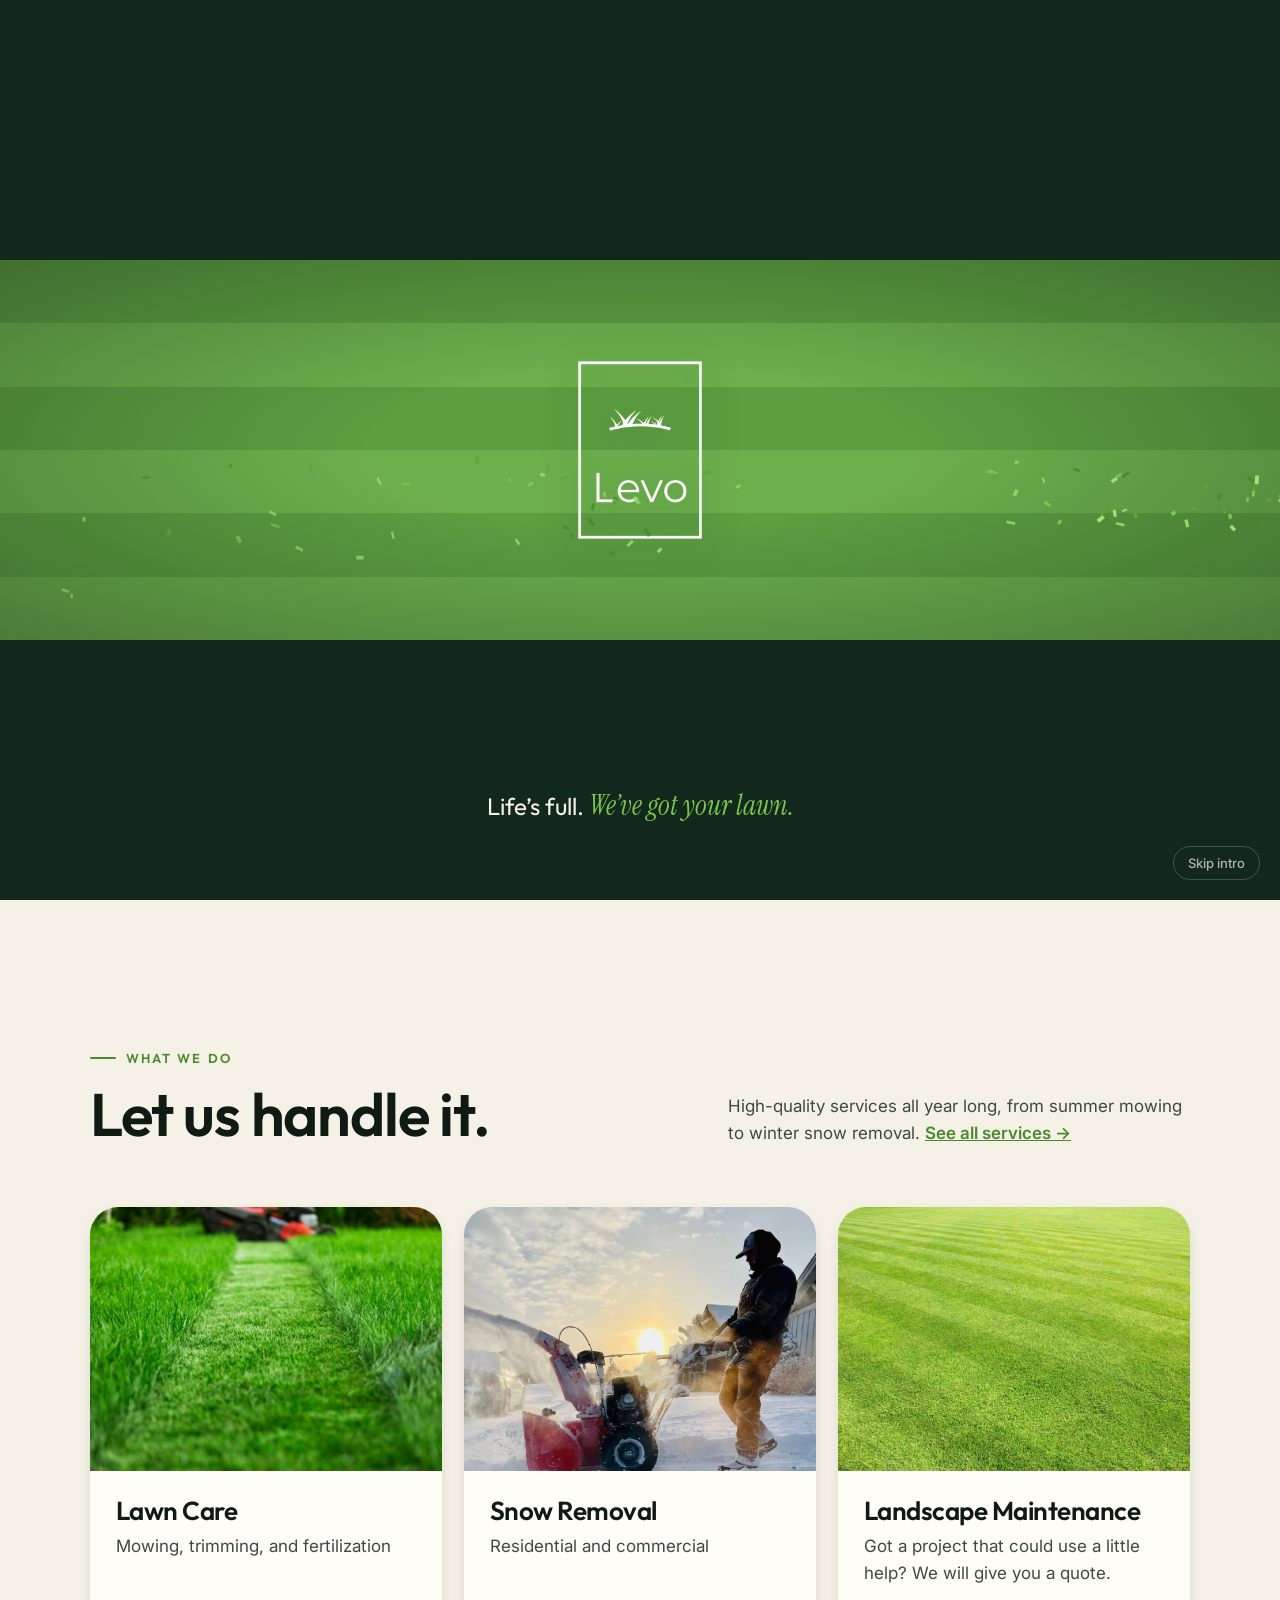
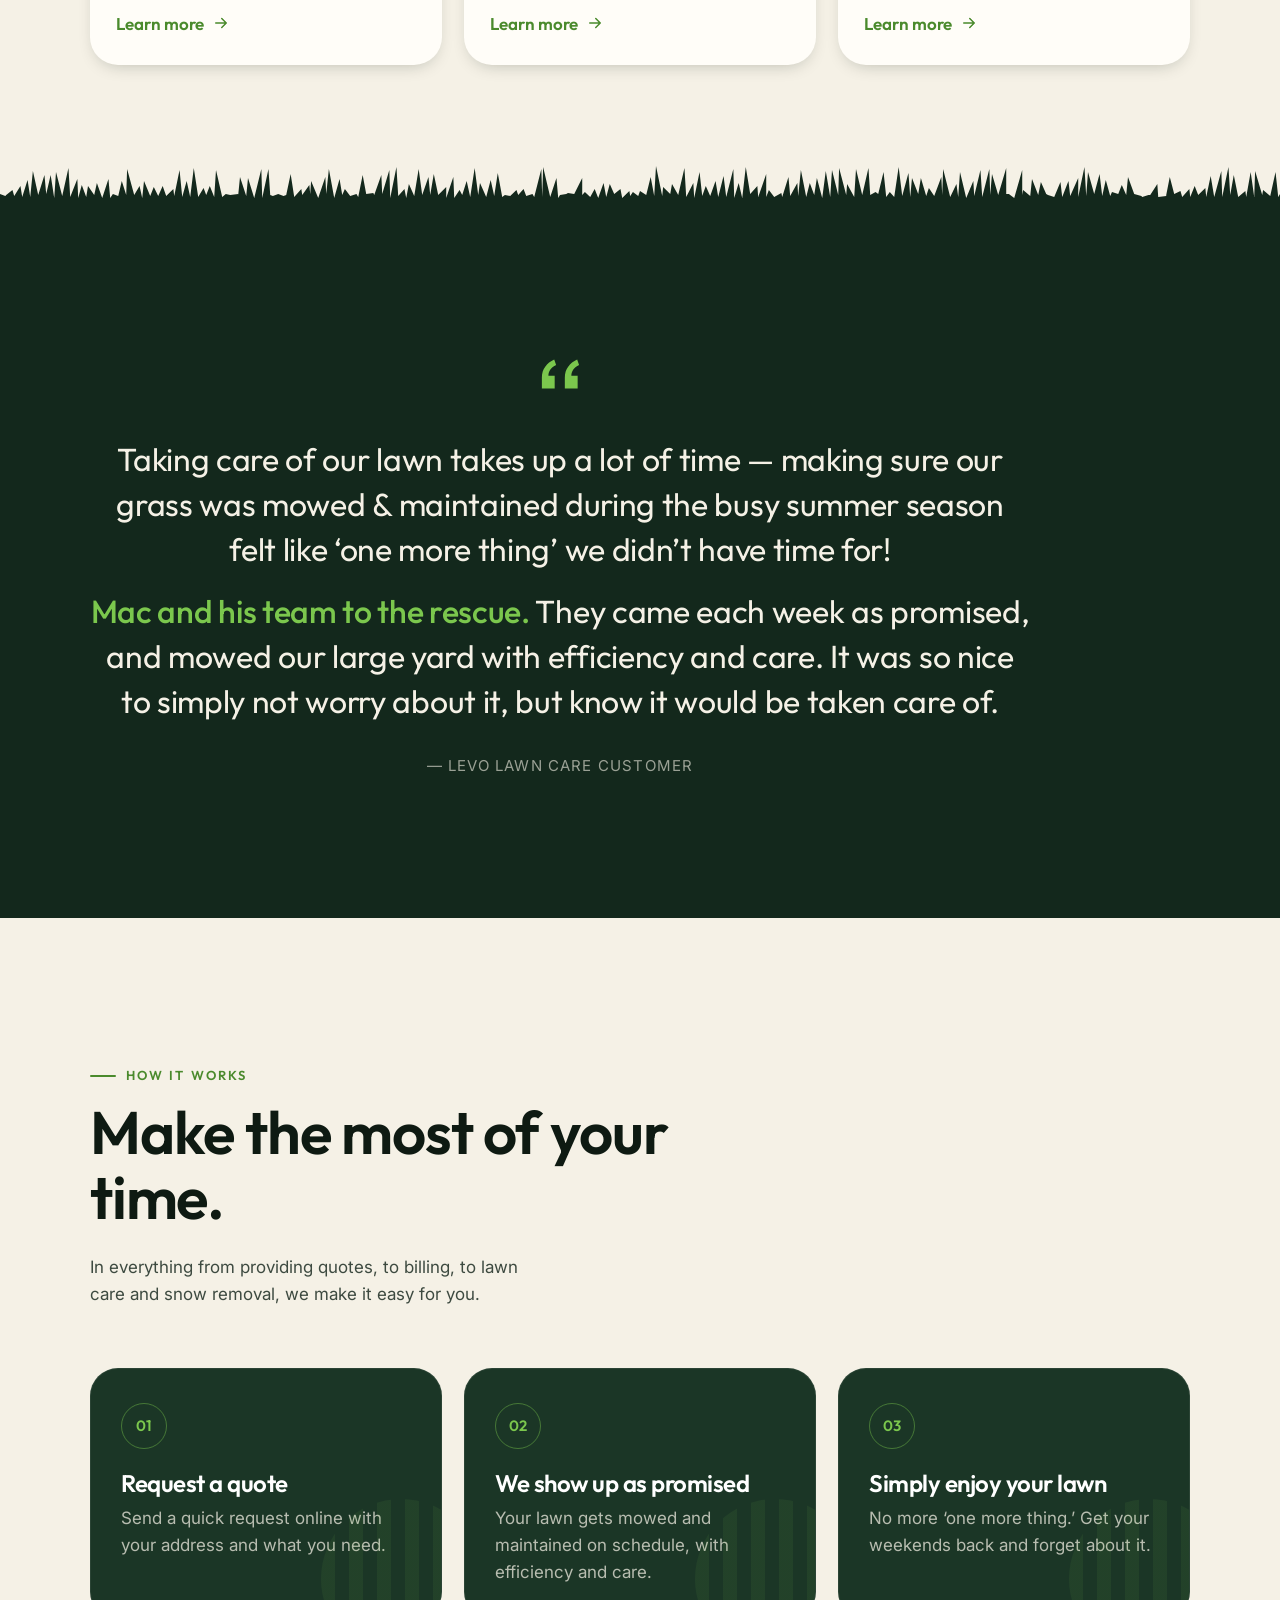
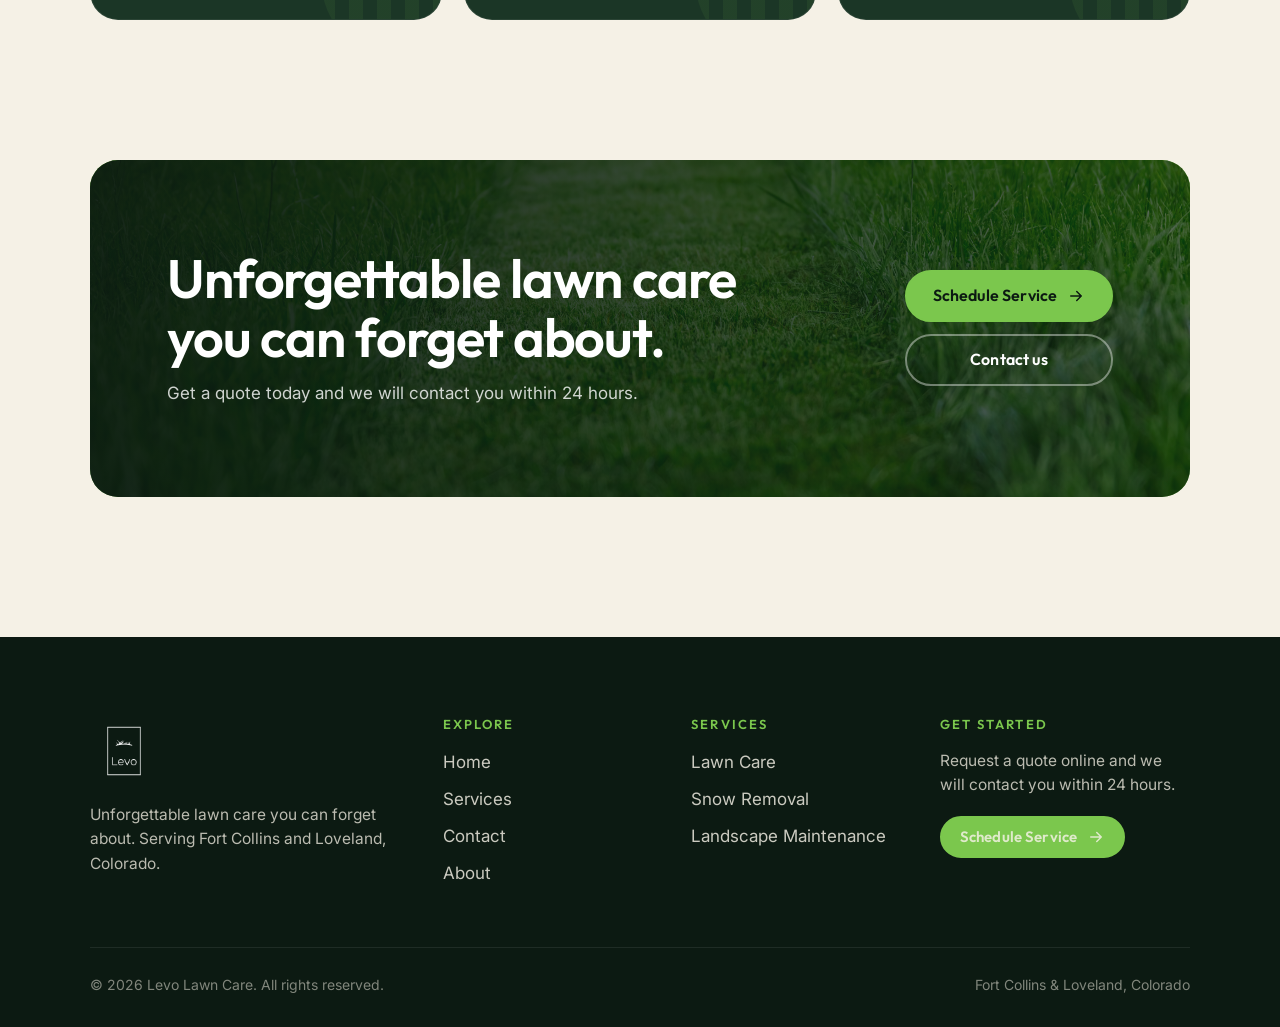
<file: index.html>
<!doctype html>
<html lang="en">
<head>
<meta charset="utf-8">
<meta name="viewport" content="width=device-width, initial-scale=1">
<title>Levo Lawn Care | Lawn Care & Snow Removal in Fort Collins and Loveland, CO</title>
<meta name="description" content="Life's full. We've got your lawn. Levo Lawn Care provides mowing, trimming, fertilization and snow removal in Fort Collins and Loveland, Colorado.">
<meta name="theme-color" content="#13281c">
<meta property="og:title" content="Levo Lawn Care | Lawn Care & Snow Removal in Fort Collins and Loveland, CO">
<meta property="og:description" content="Life's full. We've got your lawn. Levo Lawn Care provides mowing, trimming, fertilization and snow removal in Fort Collins and Loveland, Colorado.">
<meta property="og:image" content="assets/img/lawn-stripes.jpg">
<link rel="icon" href="assets/img/favicon.svg" type="image/svg+xml">
<script>
/* Decide before first paint whether to show the mower intro or the page-transition cover */
(function(){try{var d=document.documentElement,s=sessionStorage;
if(window.matchMedia('(prefers-reduced-motion: reduce)').matches)return;
if(s.getItem('levo:t')){s.removeItem('levo:t');d.classList.add('t-enter');}
else if(!s.getItem('levo:intro')){d.classList.add('t-intro');}
setTimeout(function(){d.classList.add('t-built');},5000);}catch(e){}})();
</script>
<link rel="preconnect" href="https://fonts.googleapis.com">
<link rel="preconnect" href="https://fonts.gstatic.com" crossorigin>
<link rel="stylesheet" href="https://fonts.googleapis.com/css2?family=Inter:wght@400;500;600&family=Outfit:wght@300;400;500;600;700&family=Instrument+Serif:ital@0;1&display=swap">
<link rel="stylesheet" href="assets/css/style.css">
<script src="assets/js/main.js" defer></script>
</head>
<body>
<a class="visually-hidden" href="#main">Skip to content</a>
<header class="site-header">
  <div class="container nav">
    <a class="brand" href="index.html" aria-label="Levo Lawn Care home">
      <img src="assets/img/logo-white.png" alt="" width="48" height="48">
      <span>Levo <b>Lawn Care</b></span>
    </a>
    <button class="menu-toggle" type="button" aria-expanded="false" aria-controls="nav-menu" aria-label="Open menu"><span></span></button>
    <nav class="nav-menu" id="nav-menu" aria-label="Main">
      <ul class="nav-links">
        <li><a href="index.html" aria-current="page">Home</a></li>
        <li><a href="services.html">Services</a></li>
        <li><a href="contact.html">Contact</a></li>
        <li><a href="about.html">About</a></li>
      </ul>
      <a class="btn btn--sm nav-cta" href="https://clienthub.getjobber.com/client_hubs/b0f735d1-7e99-4122-b951-81afe974cc45/public/work_request/new?source=social_media" target="_blank" rel="noopener"><svg viewBox="0 0 24 24" fill="none" stroke="currentColor" stroke-width="2" stroke-linecap="round" stroke-linejoin="round" aria-hidden="true"><rect x="3" y="4" width="18" height="18" rx="2"/><path d="M8 2v4M16 2v4M3 10h18"/></svg> Schedule Service</a>
    </nav>
  </div>
</header>
<main id="main">
  <section class="hero">
    <div class="hero-bg"><img src="assets/img/lawn-stripes.jpg" alt="" fetchpriority="high"></div>
    <div class="container">
      <p class="eyebrow rise" style="--i:0">Fort Collins &middot; Loveland &middot; Northern Colorado</p>
      <h1 class="rise" style="--i:1">Life&rsquo;s full. <span class="accent">We&rsquo;ve got your lawn.</span></h1>
      <p class="hero-lead rise" style="--i:2">Serving Fort Collins and Loveland, Colorado. Levo Lawn Care aims to simplify your life with high-quality services all year long.</p>
      <div class="hero-actions rise" style="--i:3">
        <a class="btn " href="https://clienthub.getjobber.com/client_hubs/b0f735d1-7e99-4122-b951-81afe974cc45/public/work_request/new?source=social_media" target="_blank" rel="noopener">Schedule Service <svg viewBox="0 0 24 24" fill="none" stroke="currentColor" stroke-width="2" stroke-linecap="round" stroke-linejoin="round" aria-hidden="true"><path d="M5 12h14M13 6l6 6-6 6"/></svg></a>
        <a class="btn btn--ghost" href="services.html">Explore services</a>
      </div>
      <ul class="hero-trust rise" style="--i:4">
        <li><svg viewBox="0 0 24 24" fill="none" stroke="currentColor" stroke-width="2.4" stroke-linecap="round" stroke-linejoin="round" aria-hidden="true"><path d="M20 6 9 17l-5-5"/></svg> Locally owned since 2015</li>
        <li><svg viewBox="0 0 24 24" fill="none" stroke="currentColor" stroke-width="2.4" stroke-linecap="round" stroke-linejoin="round" aria-hidden="true"><path d="M20 6 9 17l-5-5"/></svg> Lawn care &amp; snow removal</li>
        <li><svg viewBox="0 0 24 24" fill="none" stroke="currentColor" stroke-width="2.4" stroke-linecap="round" stroke-linejoin="round" aria-hidden="true"><path d="M20 6 9 17l-5-5"/></svg> We reply within 24 hours</li>
      </ul>
    </div>
    <div class="grass-edge"></div>
  </section>

  <section class="section">
    <div class="container">
      <div class="section-head">
        <div class="reveal">
          <p class="eyebrow" style="color:var(--grass-700)">What we do</p>
          <h2>Let us handle it.</h2>
        </div>
        <p class="reveal" style="--i:1">High-quality services all year long, from summer mowing to winter snow removal. <a href="services.html" style="color:var(--grass-700);font-weight:600">See all services &rarr;</a></p>
      </div>
      <div class="cards">
        <a class="card reveal" style="--i:0" href="services.html#lawn-care">
          <div class="card-media"><img src="assets/img/mowing-path.jpg" alt="Freshly mowed stripe through tall grass" loading="lazy"></div>
          <div class="card-body"><h3>Lawn Care</h3><p>Mowing, trimming, and fertilization</p><span class="card-link">Learn more <svg viewBox="0 0 24 24" fill="none" stroke="currentColor" stroke-width="2" stroke-linecap="round" stroke-linejoin="round" aria-hidden="true"><path d="M5 12h14M13 6l6 6-6 6"/></svg></span></div>
        </a>
        <a class="card reveal" style="--i:1" href="services.html#snow-removal">
          <div class="card-media"><img src="assets/img/snow-removal.jpg" alt="Clearing a driveway with a snow blower at sunrise" loading="lazy"></div>
          <div class="card-body"><h3>Snow Removal</h3><p>Residential and commercial</p><span class="card-link">Learn more <svg viewBox="0 0 24 24" fill="none" stroke="currentColor" stroke-width="2" stroke-linecap="round" stroke-linejoin="round" aria-hidden="true"><path d="M5 12h14M13 6l6 6-6 6"/></svg></span></div>
        </a>
        <a class="card reveal" style="--i:2" href="services.html#landscape">
          <div class="card-media"><img src="assets/img/lawn-stripes.jpg" alt="Striped, freshly cut lawn" loading="lazy"></div>
          <div class="card-body"><h3>Landscape Maintenance</h3><p>Got a project that could use a little help? We will give you a quote.</p><span class="card-link">Learn more <svg viewBox="0 0 24 24" fill="none" stroke="currentColor" stroke-width="2" stroke-linecap="round" stroke-linejoin="round" aria-hidden="true"><path d="M5 12h14M13 6l6 6-6 6"/></svg></span></div>
        </a>
      </div>
    </div>
    <div class="grass-edge to-forest"></div>
  </section>

  <section class="section section--forest">
    <div class="container">
      <figure class="quote reveal" style="margin:0">
        <svg class="qmark" viewBox="0 0 24 24" fill="currentColor" aria-hidden="true"><path d="M9.6 6C6.5 7.4 4.5 10 4.5 13.4V18h5.3v-5.3H7.2c0-1.9 1.1-3.4 3.2-4.4zm9.5 0c-3.1 1.4-5.1 4-5.1 7.4V18h5.3v-5.3h-2.6c0-1.9 1.1-3.4 3.2-4.4z"/></svg>
        <blockquote>
          <p>Taking care of our lawn takes up a lot of time &mdash; making sure our grass was mowed &amp; maintained during the busy summer season felt like &lsquo;one more thing&rsquo; we didn&rsquo;t have time for!</p>
          <p><strong>Mac and his team to the rescue.</strong> They came each week as promised, and mowed our large yard with efficiency and care. It was so nice to simply not worry about it, but know it would be taken care of.</p>
        </blockquote>
        <figcaption>&mdash; Levo Lawn Care customer</figcaption>
      </figure>
    </div>
  </section>

  <section class="section">
    <div class="container">
      <div class="section-head">
        <div class="reveal">
          <p class="eyebrow" style="color:var(--grass-700)">How it works</p>
          <h2>Make the most of your time.</h2>
        </div>
        <p class="reveal" style="--i:1">In everything from providing quotes, to billing, to lawn care and snow removal, we make it easy for you.</p>
      </div>
      <ol class="steps">
        <li class="step reveal" style="--i:0"><h3>Request a quote</h3><p>Send a quick request online with your address and what you need.</p></li>
        <li class="step reveal" style="--i:1"><h3>We show up as promised</h3><p>Your lawn gets mowed and maintained on schedule, with efficiency and care.</p></li>
        <li class="step reveal" style="--i:2"><h3>Simply enjoy your lawn</h3><p>No more &lsquo;one more thing.&rsquo; Get your weekends back and forget about it.</p></li>
      </ol>
    </div>
  </section>

<section class="section" style="padding-top:0">
  <div class="container">
    <div class="cta-band reveal">
      <img src="assets/img/mowing-path.jpg" alt="" loading="lazy">
      <div>
        <h2>Unforgettable lawn care you can forget about.</h2>
        <p>Get a quote today and we will contact you within 24 hours.</p>
      </div>
      <div class="cta-actions">
        <a class="btn " href="https://clienthub.getjobber.com/client_hubs/b0f735d1-7e99-4122-b951-81afe974cc45/public/work_request/new?source=social_media" target="_blank" rel="noopener">Schedule Service <svg viewBox="0 0 24 24" fill="none" stroke="currentColor" stroke-width="2" stroke-linecap="round" stroke-linejoin="round" aria-hidden="true"><path d="M5 12h14M13 6l6 6-6 6"/></svg></a>
        <a class="btn btn--ghost" href="contact.html">Contact us</a>
      </div>
    </div>
  </div>
</section>
</main>

<footer class="site-footer">
  <div class="container">
    <div class="footer-grid">
      <div class="footer-brand">
        <img src="assets/img/logo-white.png" alt="Levo Lawn Care" width="68" height="68">
        <p>Unforgettable lawn care you can forget about. Serving Fort Collins and Loveland, Colorado.</p>
      </div>
      <div>
        <h4>Explore</h4>
        <ul>
          <li><a href="index.html">Home</a></li>
          <li><a href="services.html">Services</a></li>
          <li><a href="contact.html">Contact</a></li>
          <li><a href="about.html">About</a></li>
        </ul>
      </div>
      <div>
        <h4>Services</h4>
        <ul>
          <li><a href="services.html#lawn-care">Lawn Care</a></li>
          <li><a href="services.html#snow-removal">Snow Removal</a></li>
          <li><a href="services.html#landscape">Landscape Maintenance</a></li>
        </ul>
      </div>
      <div class="footer-cta">
        <h4>Get started</h4>
        <p>Request a quote online and we will contact you within 24 hours.</p>
        <a class="btn btn--sm" href="https://clienthub.getjobber.com/client_hubs/b0f735d1-7e99-4122-b951-81afe974cc45/public/work_request/new?source=social_media" target="_blank" rel="noopener">Schedule Service <svg viewBox="0 0 24 24" fill="none" stroke="currentColor" stroke-width="2" stroke-linecap="round" stroke-linejoin="round" aria-hidden="true"><path d="M5 12h14M13 6l6 6-6 6"/></svg></a>
      </div>
    </div>
    <div class="footer-bottom">
      <span>&copy; <span data-year>2026</span> Levo Lawn Care. All rights reserved.</span>
      <span>Fort Collins &amp; Loveland, Colorado</span>
    </div>
  </div>
</footer>
</body>
</html>
</file>
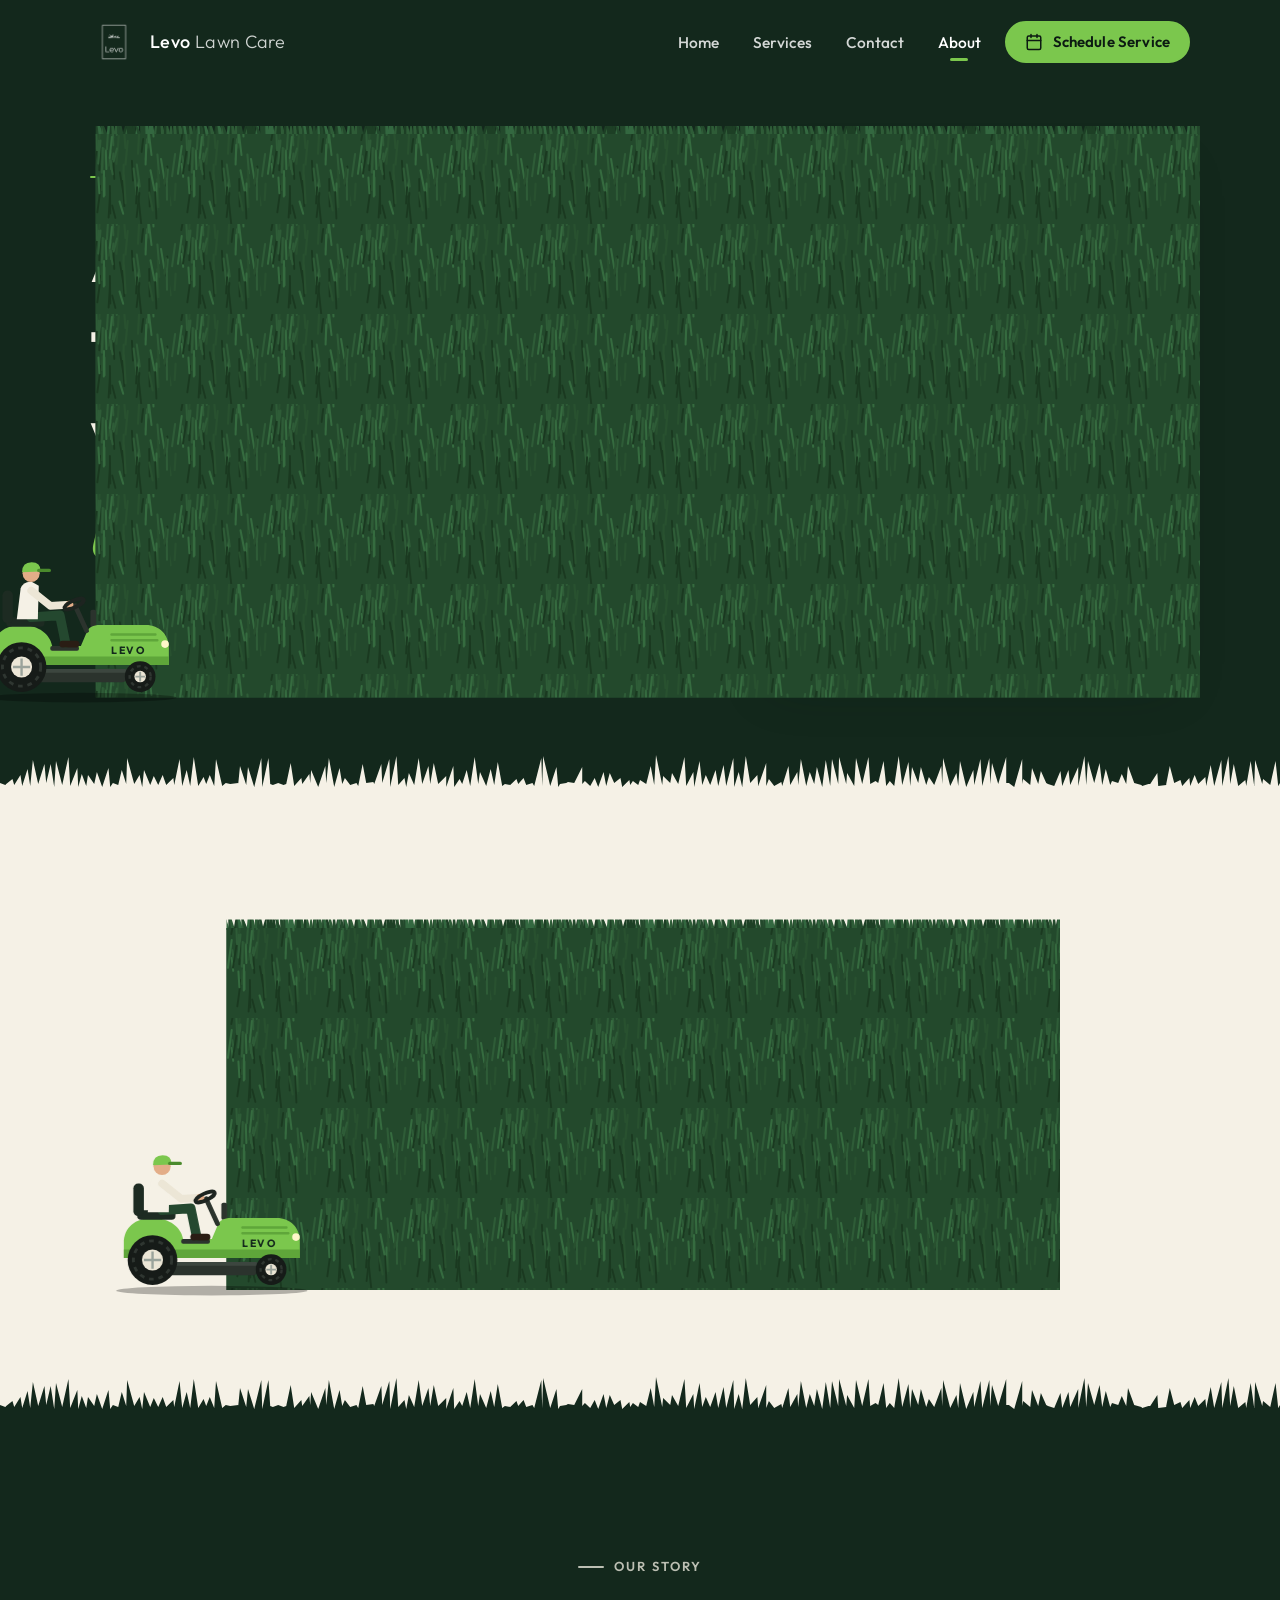
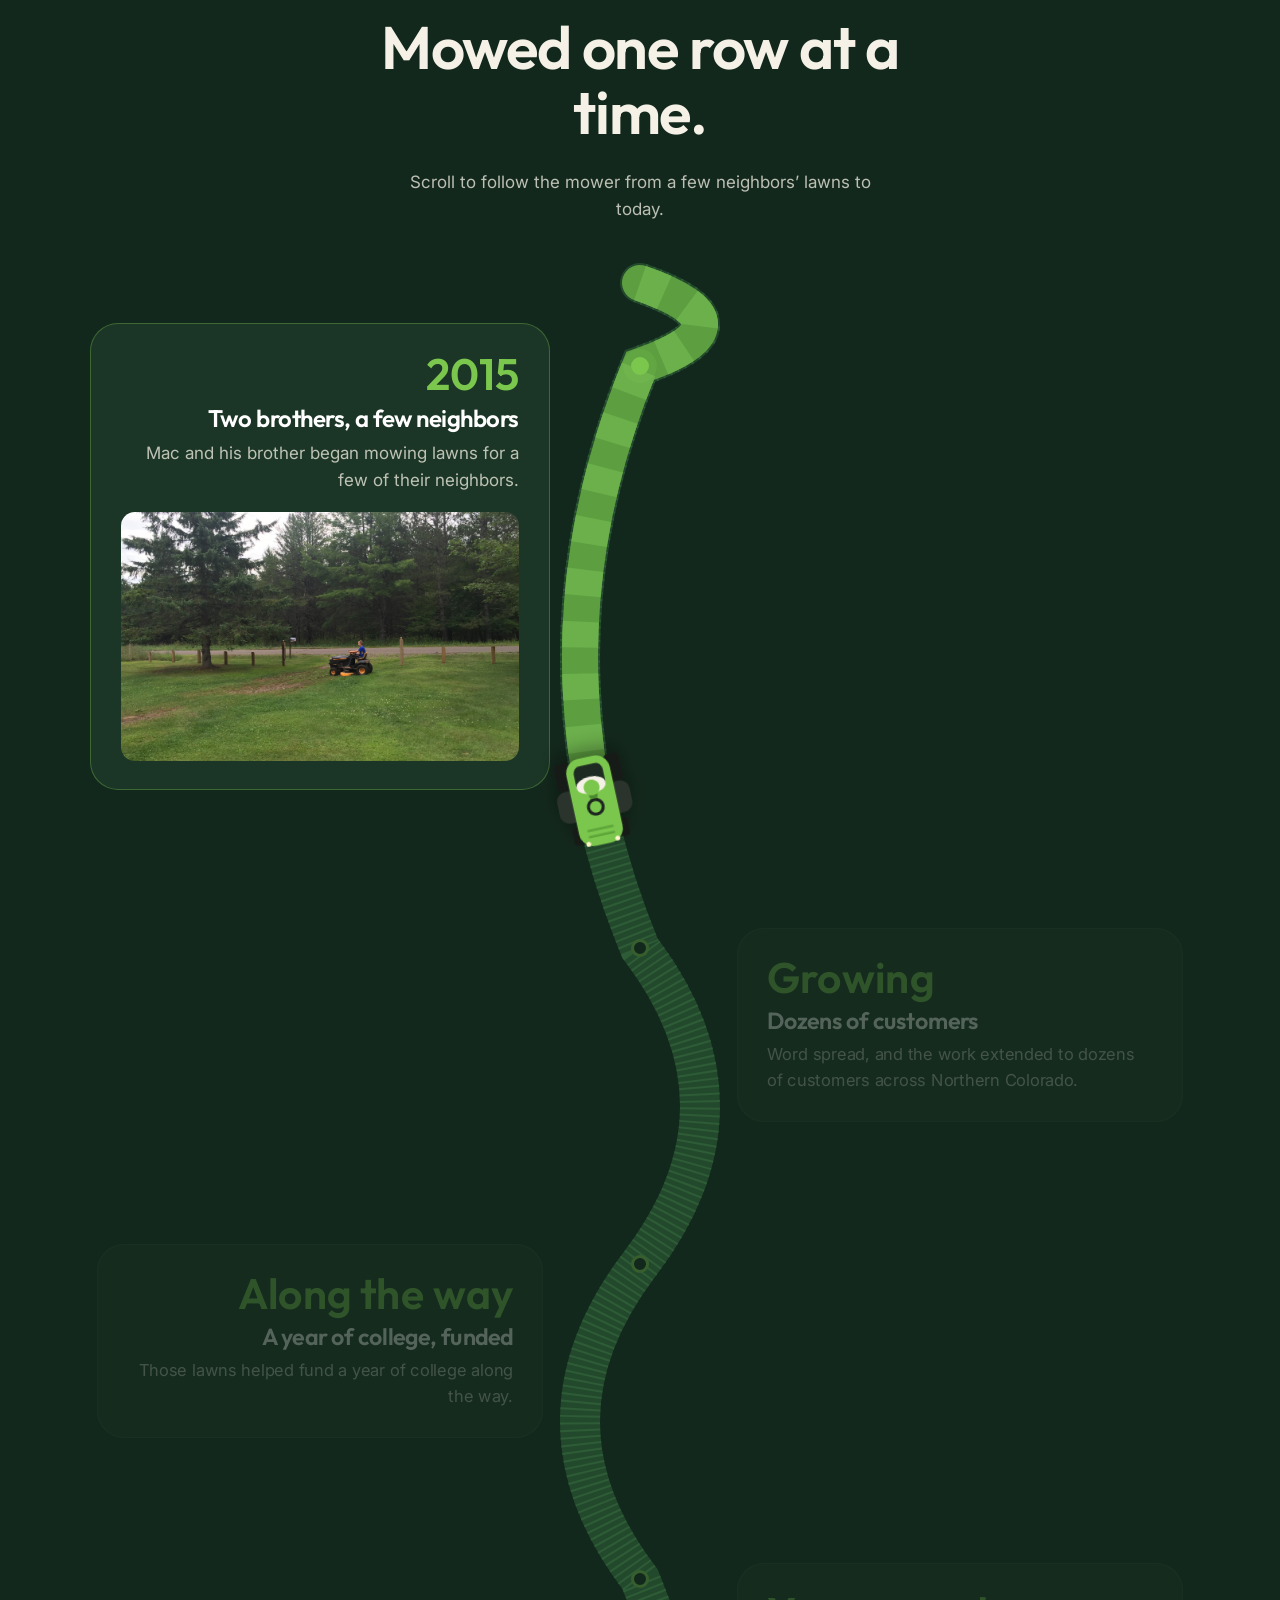
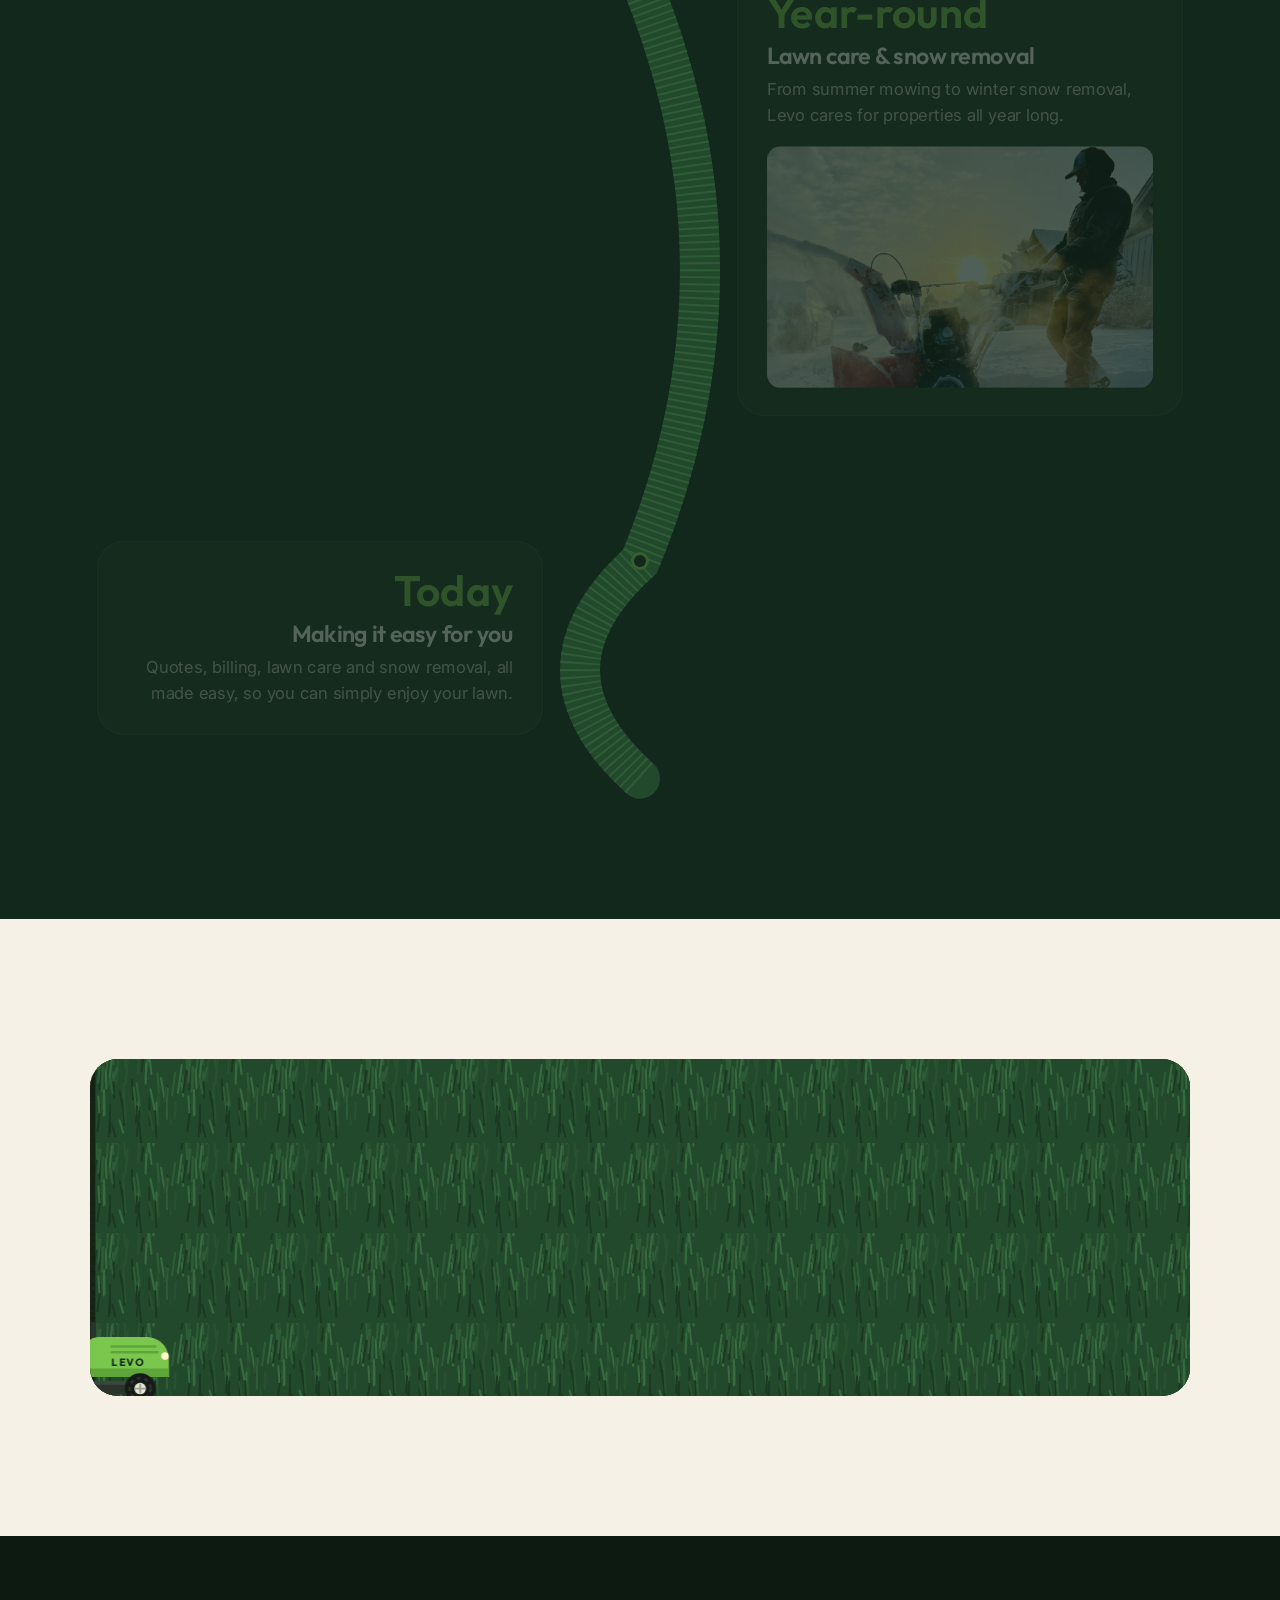
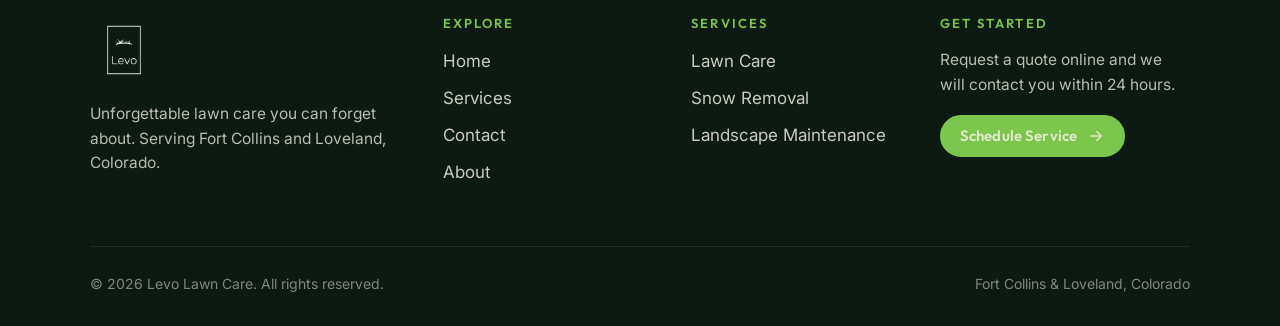
<file: about.html>
<!doctype html>
<html lang="en">
<head>
<meta charset="utf-8">
<meta name="viewport" content="width=device-width, initial-scale=1">
<title>About | Levo Lawn Care</title>
<meta name="description" content="A life dedicated to making your yard simply beautiful. Meet Maclean Majeski, owner of Levo Lawn Care in Northern Colorado.">
<meta name="theme-color" content="#13281c">
<meta property="og:title" content="About | Levo Lawn Care">
<meta property="og:description" content="A life dedicated to making your yard simply beautiful. Meet Maclean Majeski, owner of Levo Lawn Care in Northern Colorado.">
<meta property="og:image" content="assets/img/lawn-stripes.jpg">
<link rel="icon" href="assets/img/favicon.svg" type="image/svg+xml">
<script>
/* Decide before first paint whether to show the mower intro or the page-transition cover */
(function(){try{var d=document.documentElement,s=sessionStorage;
if(window.matchMedia('(prefers-reduced-motion: reduce)').matches)return;
if(s.getItem('levo:t')){s.removeItem('levo:t');d.classList.add('t-enter');}
else if(!s.getItem('levo:intro')){d.classList.add('t-intro');}
setTimeout(function(){d.classList.add('t-built');},5000);}catch(e){}})();
</script>
<link rel="preconnect" href="https://fonts.googleapis.com">
<link rel="preconnect" href="https://fonts.gstatic.com" crossorigin>
<link rel="stylesheet" href="https://fonts.googleapis.com/css2?family=Inter:wght@400;500;600&family=Outfit:wght@300;400;500;600;700&family=Instrument+Serif:ital@0;1&display=swap">
<link rel="stylesheet" href="assets/css/style.css">
<script src="assets/js/main.js" defer></script>
</head>
<body>
<a class="visually-hidden" href="#main">Skip to content</a>
<header class="site-header">
  <div class="container nav">
    <a class="brand" href="index.html" aria-label="Levo Lawn Care home">
      <img src="assets/img/logo-white.png" alt="" width="48" height="48">
      <span>Levo <b>Lawn Care</b></span>
    </a>
    <button class="menu-toggle" type="button" aria-expanded="false" aria-controls="nav-menu" aria-label="Open menu"><span></span></button>
    <nav class="nav-menu" id="nav-menu" aria-label="Main">
      <ul class="nav-links">
        <li><a href="index.html">Home</a></li>
        <li><a href="services.html">Services</a></li>
        <li><a href="contact.html">Contact</a></li>
        <li><a href="about.html" aria-current="page">About</a></li>
      </ul>
      <a class="btn btn--sm nav-cta" href="https://clienthub.getjobber.com/client_hubs/b0f735d1-7e99-4122-b951-81afe974cc45/public/work_request/new?source=social_media" target="_blank" rel="noopener"><svg viewBox="0 0 24 24" fill="none" stroke="currentColor" stroke-width="2" stroke-linecap="round" stroke-linejoin="round" aria-hidden="true"><rect x="3" y="4" width="18" height="18" rx="2"/><path d="M8 2v4M16 2v4M3 10h18"/></svg> Schedule Service</a>
    </nav>
  </div>
</header>
<main id="main">
  <section class="about-hero">
    <div class="container">
      <div class="about-hero-grid" data-mow-reveal>
        <div>
          <p class="eyebrow">About Levo</p>
          <h1 style="margin-top:18px">A life dedicated to making your yard <span class="accent">simply beautiful.</span></h1>
          <div class="hero-actions">
            <a class="btn " href="https://clienthub.getjobber.com/client_hubs/b0f735d1-7e99-4122-b951-81afe974cc45/public/work_request/new?source=social_media" target="_blank" rel="noopener">Schedule Service <svg viewBox="0 0 24 24" fill="none" stroke="currentColor" stroke-width="2" stroke-linecap="round" stroke-linejoin="round" aria-hidden="true"><path d="M5 12h14M13 6l6 6-6 6"/></svg></a>
            <a class="btn btn--ghost" href="#story">Our story</a>
          </div>
        </div>
        <div class="about-photo">
          <img src="assets/img/mac.jpg" alt="Maclean Majeski, owner of Levo Lawn Care">
          <div class="owner-tag"><small>Owner</small><strong>Maclean Majeski</strong></div>
        </div>
      </div>
    </div>
    <div class="grass-edge"></div>
  </section>

  <section class="section" id="story">
    <div class="container">
      <div class="story" data-mow-reveal>
        <h2>Maclean Majeski (Owner)</h2>
        <p>In 2015, my brother and I began mowing lawns for a few of our neighbors. Since then, our work has extended to dozens of customers across Northern Colorado (and funded a year of college along the way). My goal is to alleviate the burden of yard maintenance and give my customers a chance to simply enjoy their lawn. In everything from providing quotes, to billing, to lawn care and snow removal, I&rsquo;ll make it easy for you.</p>
      </div>
    </div>
    <div class="grass-edge to-forest"></div>
  </section>

  <section class="section section--forest">
    <div class="container">
      <div class="section-head" style="justify-content:center;text-align:center;flex-direction:column;align-items:center">
        <p class="eyebrow reveal">Our story</p>
        <h2 class="reveal" style="--i:1">Mowed one row at a time.</h2>
        <p class="reveal" style="--i:2">Scroll to follow the mower from a few neighbors&rsquo; lawns to today.</p>
      </div>
      <div class="timeline" data-timeline>
        <ol class="milestones">

        <li class="milestone">
          <span class="milestone-dot"></span>
          <div class="milestone-card">
            <div class="year">2015</div>
            <h3>Two brothers, a few neighbors</h3>
            <p>Mac and his brother began mowing lawns for a few of their neighbors.</p>
            <img src="assets/img/first-mower.jpg" alt="Mowing a lawn on a riding mower" loading="lazy">
          </div>
        </li>

        <li class="milestone">
          <span class="milestone-dot"></span>
          <div class="milestone-card">
            <div class="year">Growing</div>
            <h3>Dozens of customers</h3>
            <p>Word spread, and the work extended to dozens of customers across Northern Colorado.</p>
            
          </div>
        </li>

        <li class="milestone">
          <span class="milestone-dot"></span>
          <div class="milestone-card">
            <div class="year">Along the way</div>
            <h3>A year of college, funded</h3>
            <p>Those lawns helped fund a year of college along the way.</p>
            
          </div>
        </li>

        <li class="milestone">
          <span class="milestone-dot"></span>
          <div class="milestone-card">
            <div class="year">Year-round</div>
            <h3>Lawn care &amp; snow removal</h3>
            <p>From summer mowing to winter snow removal, Levo cares for properties all year long.</p>
            <img src="assets/img/snow-removal.jpg" alt="Clearing a driveway with a snow blower at sunrise" loading="lazy">
          </div>
        </li>

        <li class="milestone">
          <span class="milestone-dot"></span>
          <div class="milestone-card">
            <div class="year">Today</div>
            <h3>Making it easy for you</h3>
            <p>Quotes, billing, lawn care and snow removal, all made easy, so you can simply enjoy your lawn.</p>
            
          </div>
        </li>
        </ol>
      </div>
    </div>
  </section>

  <section class="section">
    <div class="container">
      <div class="cta-band" data-mow-reveal>
        <img src="assets/img/lawn-stripes.jpg" alt="" loading="lazy">
        <div>
          <h2>Make the most of your time.</h2>
          <p>Give me a call. I&rsquo;d love to care for your property.</p>
        </div>
        <div class="cta-actions">
          <a class="btn " href="https://clienthub.getjobber.com/client_hubs/b0f735d1-7e99-4122-b951-81afe974cc45/public/work_request/new?source=social_media" target="_blank" rel="noopener">Schedule Service <svg viewBox="0 0 24 24" fill="none" stroke="currentColor" stroke-width="2" stroke-linecap="round" stroke-linejoin="round" aria-hidden="true"><path d="M5 12h14M13 6l6 6-6 6"/></svg></a>
          <a class="btn btn--ghost" href="tel:+19705550123"><svg viewBox="0 0 24 24" fill="none" stroke="currentColor" stroke-width="2" stroke-linecap="round" stroke-linejoin="round" aria-hidden="true"><path d="M22 16.9v3a2 2 0 0 1-2.2 2 19.8 19.8 0 0 1-8.6-3.1 19.5 19.5 0 0 1-6-6A19.8 19.8 0 0 1 2.1 4.2 2 2 0 0 1 4.1 2h3a2 2 0 0 1 2 1.7c.1.9.4 1.8.7 2.7a2 2 0 0 1-.5 2.1L8 9.8a16 16 0 0 0 6 6l1.3-1.3a2 2 0 0 1 2.1-.4c.9.3 1.8.6 2.7.7a2 2 0 0 1 1.7 2z"/></svg> Call Mac</a>
        </div>
      </div>
    </div>
  </section>
</main>

<footer class="site-footer">
  <div class="container">
    <div class="footer-grid">
      <div class="footer-brand">
        <img src="assets/img/logo-white.png" alt="Levo Lawn Care" width="68" height="68">
        <p>Unforgettable lawn care you can forget about. Serving Fort Collins and Loveland, Colorado.</p>
      </div>
      <div>
        <h4>Explore</h4>
        <ul>
          <li><a href="index.html">Home</a></li>
          <li><a href="services.html">Services</a></li>
          <li><a href="contact.html">Contact</a></li>
          <li><a href="about.html">About</a></li>
        </ul>
      </div>
      <div>
        <h4>Services</h4>
        <ul>
          <li><a href="services.html#lawn-care">Lawn Care</a></li>
          <li><a href="services.html#snow-removal">Snow Removal</a></li>
          <li><a href="services.html#landscape">Landscape Maintenance</a></li>
        </ul>
      </div>
      <div class="footer-cta">
        <h4>Get started</h4>
        <p>Request a quote online and we will contact you within 24 hours.</p>
        <a class="btn btn--sm" href="https://clienthub.getjobber.com/client_hubs/b0f735d1-7e99-4122-b951-81afe974cc45/public/work_request/new?source=social_media" target="_blank" rel="noopener">Schedule Service <svg viewBox="0 0 24 24" fill="none" stroke="currentColor" stroke-width="2" stroke-linecap="round" stroke-linejoin="round" aria-hidden="true"><path d="M5 12h14M13 6l6 6-6 6"/></svg></a>
      </div>
    </div>
    <div class="footer-bottom">
      <span>&copy; <span data-year>2026</span> Levo Lawn Care. All rights reserved.</span>
      <span>Fort Collins &amp; Loveland, Colorado</span>
    </div>
  </div>
</footer>
</body>
</html>
</file>
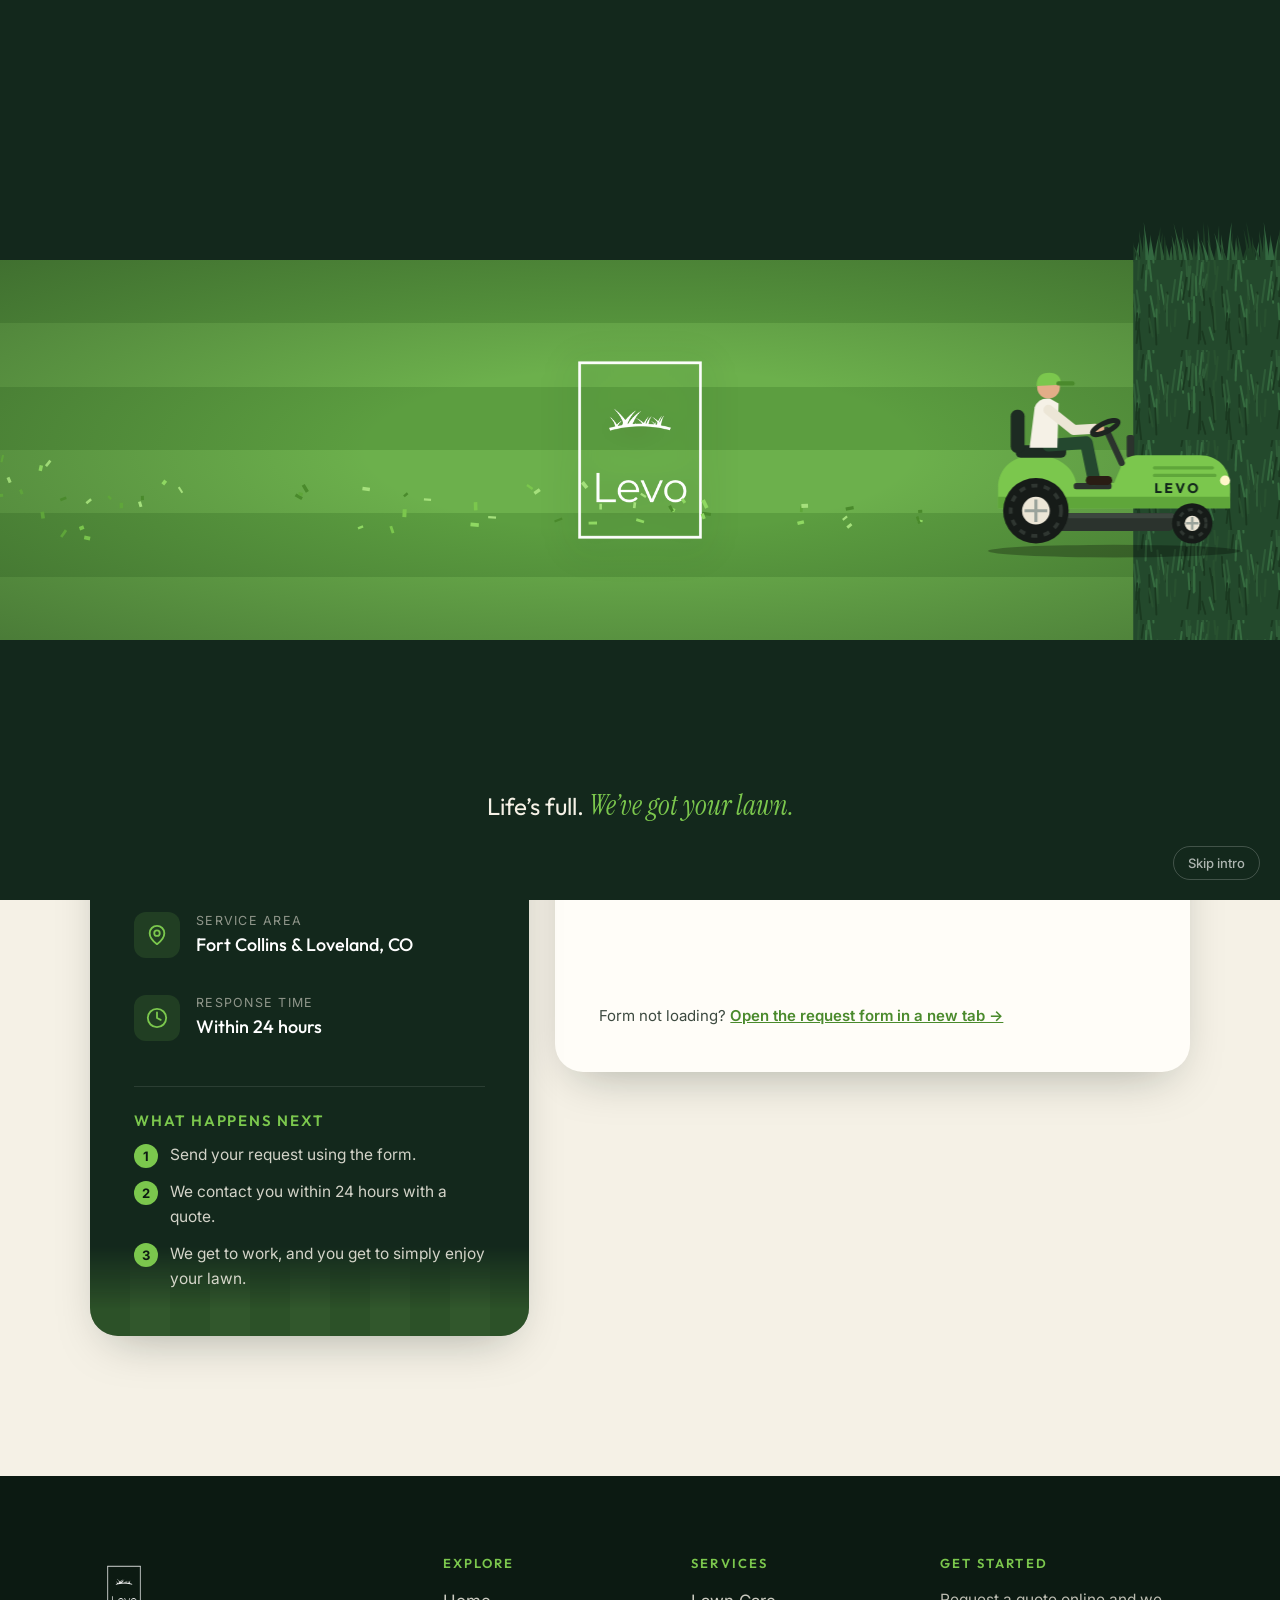
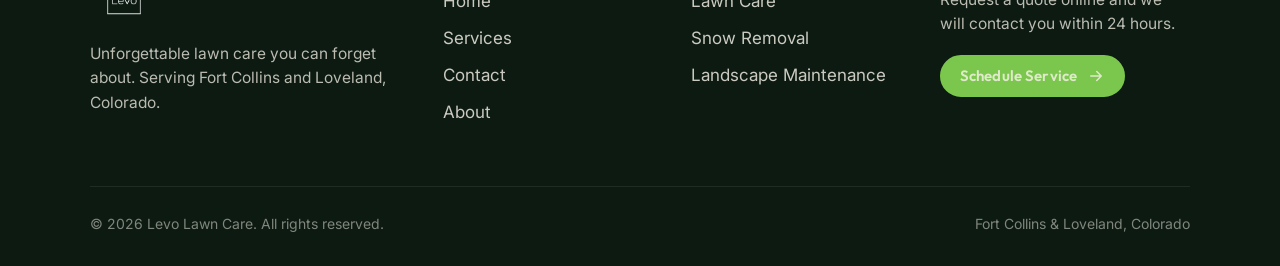
<file: contact.html>
<!doctype html>
<html lang="en">
<head>
<meta charset="utf-8">
<meta name="viewport" content="width=device-width, initial-scale=1">
<title>Contact | Levo Lawn Care</title>
<meta name="description" content="Request lawn care or snow removal in Fort Collins and Loveland, Colorado. We will contact you within 24 hours.">
<meta name="theme-color" content="#13281c">
<meta property="og:title" content="Contact | Levo Lawn Care">
<meta property="og:description" content="Request lawn care or snow removal in Fort Collins and Loveland, Colorado. We will contact you within 24 hours.">
<meta property="og:image" content="assets/img/lawn-stripes.jpg">
<link rel="icon" href="assets/img/favicon.svg" type="image/svg+xml">
<script>
/* Decide before first paint whether to show the mower intro or the page-transition cover */
(function(){try{var d=document.documentElement,s=sessionStorage;
if(window.matchMedia('(prefers-reduced-motion: reduce)').matches)return;
if(s.getItem('levo:t')){s.removeItem('levo:t');d.classList.add('t-enter');}
else if(!s.getItem('levo:intro')){d.classList.add('t-intro');}
setTimeout(function(){d.classList.add('t-built');},5000);}catch(e){}})();
</script>
<link rel="preconnect" href="https://fonts.googleapis.com">
<link rel="preconnect" href="https://fonts.gstatic.com" crossorigin>
<link rel="stylesheet" href="https://fonts.googleapis.com/css2?family=Inter:wght@400;500;600&family=Outfit:wght@300;400;500;600;700&family=Instrument+Serif:ital@0;1&display=swap">
<link rel="stylesheet" href="assets/css/style.css">
<script src="assets/js/main.js" defer></script>
</head>
<body>
<a class="visually-hidden" href="#main">Skip to content</a>
<header class="site-header">
  <div class="container nav">
    <a class="brand" href="index.html" aria-label="Levo Lawn Care home">
      <img src="assets/img/logo-white.png" alt="" width="48" height="48">
      <span>Levo <b>Lawn Care</b></span>
    </a>
    <button class="menu-toggle" type="button" aria-expanded="false" aria-controls="nav-menu" aria-label="Open menu"><span></span></button>
    <nav class="nav-menu" id="nav-menu" aria-label="Main">
      <ul class="nav-links">
        <li><a href="index.html">Home</a></li>
        <li><a href="services.html">Services</a></li>
        <li><a href="contact.html" aria-current="page">Contact</a></li>
        <li><a href="about.html">About</a></li>
      </ul>
      <a class="btn btn--sm nav-cta" href="https://clienthub.getjobber.com/client_hubs/b0f735d1-7e99-4122-b951-81afe974cc45/public/work_request/new?source=social_media" target="_blank" rel="noopener"><svg viewBox="0 0 24 24" fill="none" stroke="currentColor" stroke-width="2" stroke-linecap="round" stroke-linejoin="round" aria-hidden="true"><rect x="3" y="4" width="18" height="18" rx="2"/><path d="M8 2v4M16 2v4M3 10h18"/></svg> Schedule Service</a>
    </nav>
  </div>
</header>
<main id="main">
  <section class="hero page-hero" style="padding-bottom:170px">
    <div class="hero-bg"><img src="assets/img/mowing-path.jpg" alt="" fetchpriority="high"></div>
    <div class="container">
      <p class="eyebrow rise" style="--i:0">Contact</p>
      <h1 class="rise" style="--i:1">Let us take <span class="accent">care of it.</span></h1>
      <p class="hero-lead rise" style="--i:2">We will contact you within 24 hours.</p>
    </div>
    <div class="grass-edge"></div>
  </section>

  <section class="section" style="padding-top:0">
    <div class="container contact-wrap">
      <aside class="info-card reveal">
        <h2>Talk to Levo</h2>
        <p>Questions about your property, lawn care, or snow removal? Reach out however is easiest for you.</p>
        <ul class="info-list">
          <!-- TODO(owner): replace the phone number and email below -->
          <li><a href="tel:+19705550123"><span class="info-ico"><svg viewBox="0 0 24 24" fill="none" stroke="currentColor" stroke-width="2" stroke-linecap="round" stroke-linejoin="round" aria-hidden="true"><path d="M22 16.9v3a2 2 0 0 1-2.2 2 19.8 19.8 0 0 1-8.6-3.1 19.5 19.5 0 0 1-6-6A19.8 19.8 0 0 1 2.1 4.2 2 2 0 0 1 4.1 2h3a2 2 0 0 1 2 1.7c.1.9.4 1.8.7 2.7a2 2 0 0 1-.5 2.1L8 9.8a16 16 0 0 0 6 6l1.3-1.3a2 2 0 0 1 2.1-.4c.9.3 1.8.6 2.7.7a2 2 0 0 1 1.7 2z"/></svg></span><span><small>Call or text</small><strong>(970) 555-0123</strong><span class="placeholder-note" title="Replace before launch">PLACEHOLDER</span></span></a></li>
          <li><a href="mailto:hello@levolawncare.com"><span class="info-ico"><svg viewBox="0 0 24 24" fill="none" stroke="currentColor" stroke-width="2" stroke-linecap="round" stroke-linejoin="round" aria-hidden="true"><rect x="2" y="4" width="20" height="16" rx="2"/><path d="m22 7-10 6L2 7"/></svg></span><span><small>Email</small><strong>hello@levolawncare.com</strong><span class="placeholder-note" title="Replace before launch">PLACEHOLDER</span></span></a></li>
          <li><div><span class="info-ico"><svg viewBox="0 0 24 24" fill="none" stroke="currentColor" stroke-width="2" stroke-linecap="round" stroke-linejoin="round" aria-hidden="true"><path d="M20 10c0 6-8 12-8 12s-8-6-8-12a8 8 0 0 1 16 0z"/><circle cx="12" cy="10" r="3"/></svg></span><span><small>Service area</small><strong>Fort Collins &amp; Loveland, CO</strong></span></div></li>
          <li><div><span class="info-ico"><svg viewBox="0 0 24 24" fill="none" stroke="currentColor" stroke-width="2" stroke-linecap="round" stroke-linejoin="round" aria-hidden="true"><circle cx="12" cy="12" r="10"/><path d="M12 6v6l4 2"/></svg></span><span><small>Response time</small><strong>Within 24 hours</strong></span></div></li>
        </ul>
        <div class="next-steps">
          <h3>What happens next</h3>
          <ol>
            <li>Send your request using the form.</li>
            <li>We contact you within 24 hours with a quote.</li>
            <li>We get to work, and you get to simply enjoy your lawn.</li>
          </ol>
        </div>
      </aside>

      <div class="form-card reveal" style="--i:1">
        <div class="form-head">
          <div>
            <h2>Request service</h2>
            <p style="color:var(--ink-2);margin-top:6px">Tell us about your property and what you need.</p>
          </div>
          <span class="badge">Replies within 24 hrs</span>
        </div>
        <!-- Jobber embedded work request form -->
        <div id="b0f735d1-7e99-4122-b951-81afe974cc45" class="jobber-host"></div>
        <link rel="stylesheet" href="https://d3ey4dbjkt2f6s.cloudfront.net/assets/external/work_request_embed.css" media="screen">
        <script src="https://d3ey4dbjkt2f6s.cloudfront.net/assets/static_link/work_request_embed_snippet.js" clienthub_id="b0f735d1-7e99-4122-b951-81afe974cc45" form_url="https://clienthub.getjobber.com/client_hubs/b0f735d1-7e99-4122-b951-81afe974cc45/public/work_request/embedded_work_request_form"></script>
        <p class="jobber-fallback">Form not loading? <a href="https://clienthub.getjobber.com/client_hubs/b0f735d1-7e99-4122-b951-81afe974cc45/public/work_request/new?source=social_media" target="_blank" rel="noopener">Open the request form in a new tab &rarr;</a></p>
      </div>
    </div>
  </section>
</main>

<footer class="site-footer">
  <div class="container">
    <div class="footer-grid">
      <div class="footer-brand">
        <img src="assets/img/logo-white.png" alt="Levo Lawn Care" width="68" height="68">
        <p>Unforgettable lawn care you can forget about. Serving Fort Collins and Loveland, Colorado.</p>
      </div>
      <div>
        <h4>Explore</h4>
        <ul>
          <li><a href="index.html">Home</a></li>
          <li><a href="services.html">Services</a></li>
          <li><a href="contact.html">Contact</a></li>
          <li><a href="about.html">About</a></li>
        </ul>
      </div>
      <div>
        <h4>Services</h4>
        <ul>
          <li><a href="services.html#lawn-care">Lawn Care</a></li>
          <li><a href="services.html#snow-removal">Snow Removal</a></li>
          <li><a href="services.html#landscape">Landscape Maintenance</a></li>
        </ul>
      </div>
      <div class="footer-cta">
        <h4>Get started</h4>
        <p>Request a quote online and we will contact you within 24 hours.</p>
        <a class="btn btn--sm" href="https://clienthub.getjobber.com/client_hubs/b0f735d1-7e99-4122-b951-81afe974cc45/public/work_request/new?source=social_media" target="_blank" rel="noopener">Schedule Service <svg viewBox="0 0 24 24" fill="none" stroke="currentColor" stroke-width="2" stroke-linecap="round" stroke-linejoin="round" aria-hidden="true"><path d="M5 12h14M13 6l6 6-6 6"/></svg></a>
      </div>
    </div>
    <div class="footer-bottom">
      <span>&copy; <span data-year>2026</span> Levo Lawn Care. All rights reserved.</span>
      <span>Fort Collins &amp; Loveland, Colorado</span>
    </div>
  </div>
</footer>
</body>
</html>
</file>
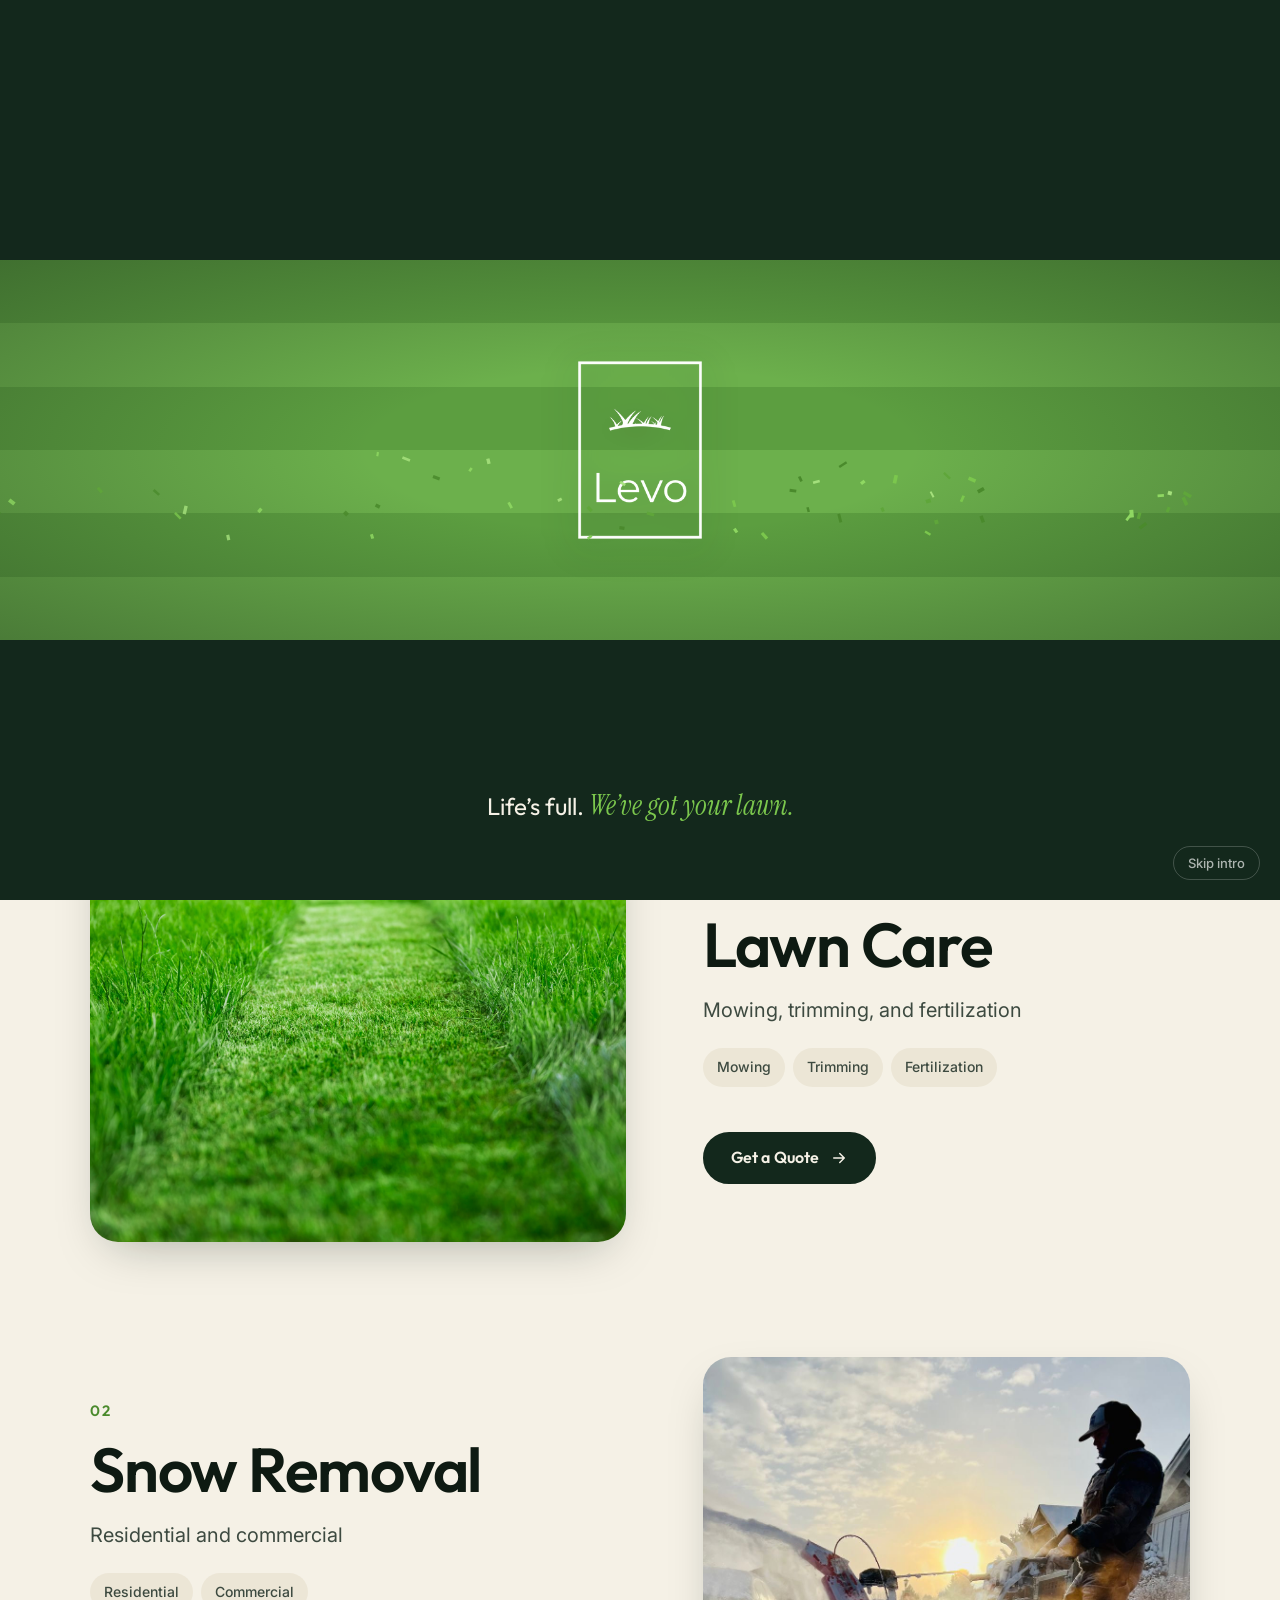
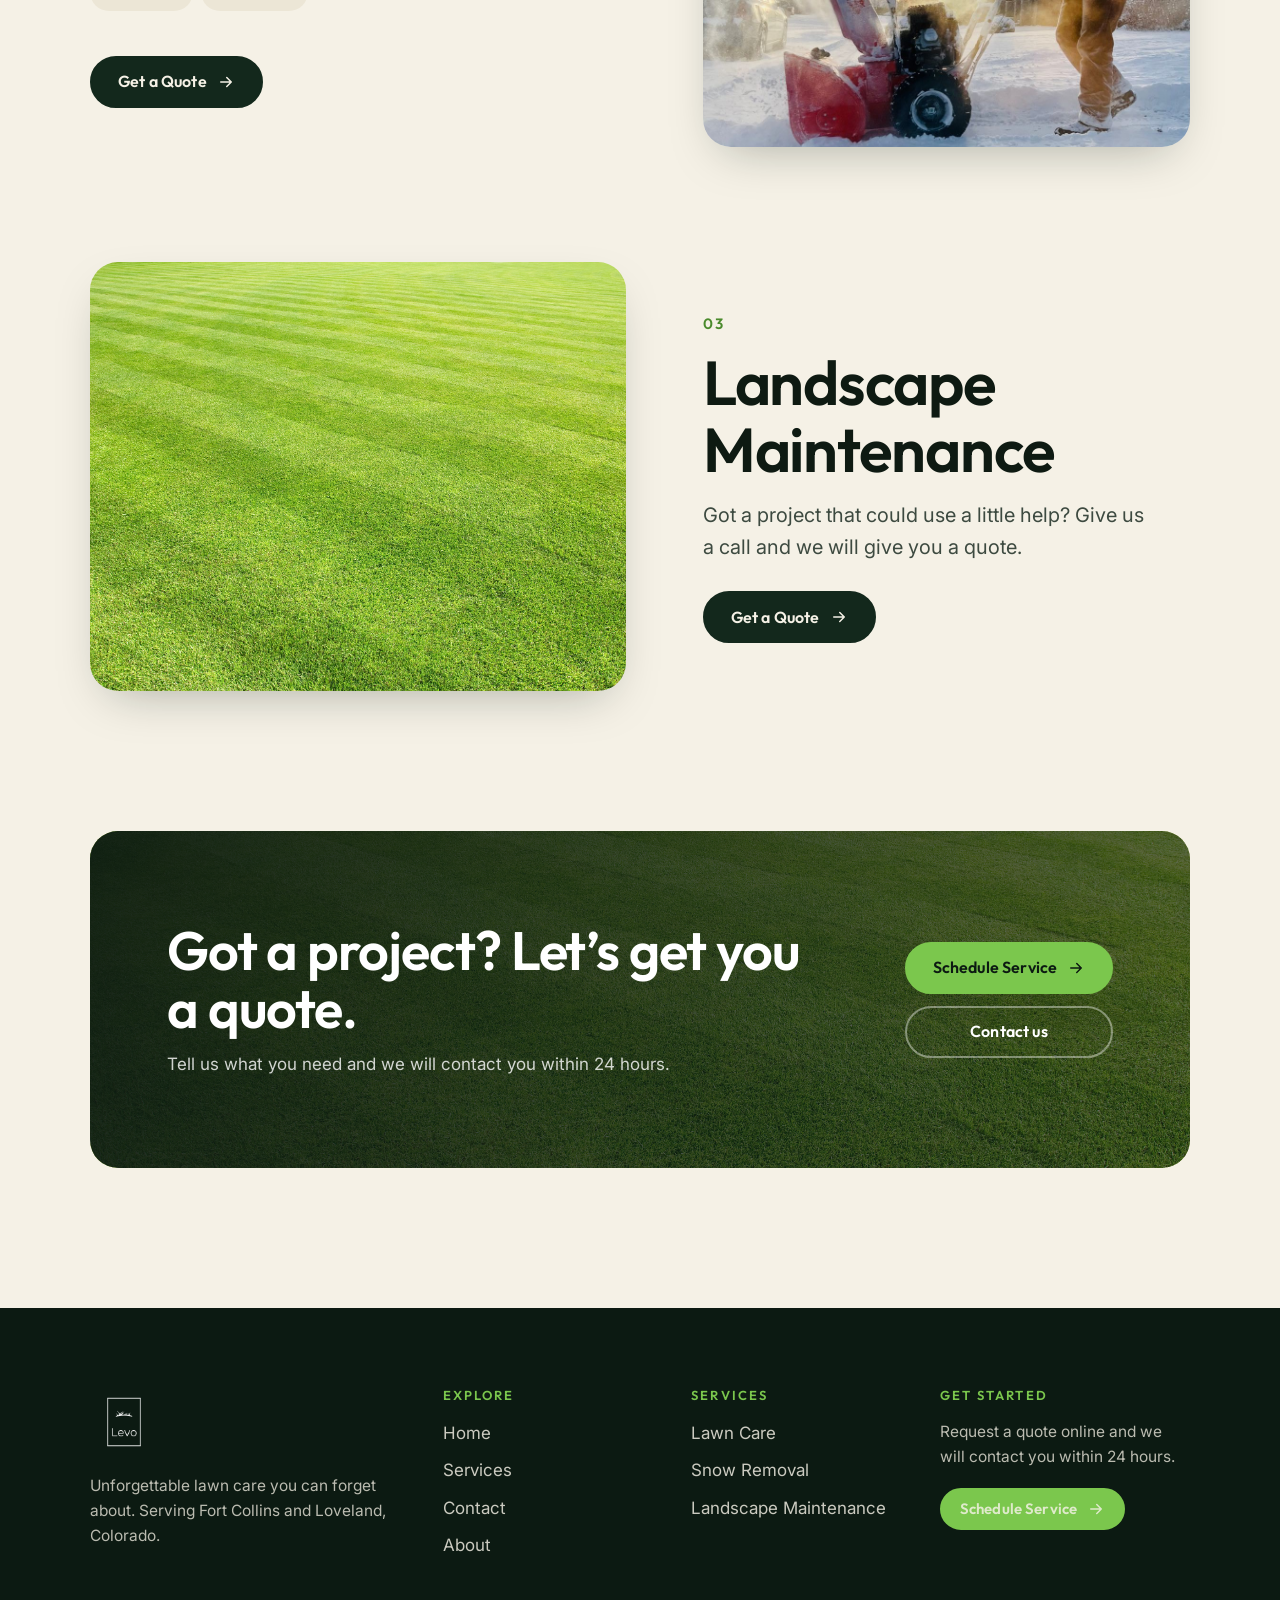
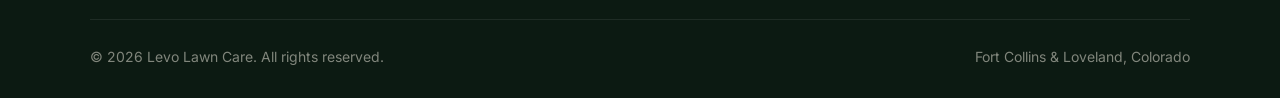
<file: services.html>
<!doctype html>
<html lang="en">
<head>
<meta charset="utf-8">
<meta name="viewport" content="width=device-width, initial-scale=1">
<title>Services | Levo Lawn Care</title>
<meta name="description" content="Lawn care, snow removal and landscape maintenance in Fort Collins and Loveland, Colorado. Let us handle it.">
<meta name="theme-color" content="#13281c">
<meta property="og:title" content="Services | Levo Lawn Care">
<meta property="og:description" content="Lawn care, snow removal and landscape maintenance in Fort Collins and Loveland, Colorado. Let us handle it.">
<meta property="og:image" content="assets/img/lawn-stripes.jpg">
<link rel="icon" href="assets/img/favicon.svg" type="image/svg+xml">
<script>
/* Decide before first paint whether to show the mower intro or the page-transition cover */
(function(){try{var d=document.documentElement,s=sessionStorage;
if(window.matchMedia('(prefers-reduced-motion: reduce)').matches)return;
if(s.getItem('levo:t')){s.removeItem('levo:t');d.classList.add('t-enter');}
else if(!s.getItem('levo:intro')){d.classList.add('t-intro');}
setTimeout(function(){d.classList.add('t-built');},5000);}catch(e){}})();
</script>
<link rel="preconnect" href="https://fonts.googleapis.com">
<link rel="preconnect" href="https://fonts.gstatic.com" crossorigin>
<link rel="stylesheet" href="https://fonts.googleapis.com/css2?family=Inter:wght@400;500;600&family=Outfit:wght@300;400;500;600;700&family=Instrument+Serif:ital@0;1&display=swap">
<link rel="stylesheet" href="assets/css/style.css">
<script src="assets/js/main.js" defer></script>
</head>
<body>
<a class="visually-hidden" href="#main">Skip to content</a>
<header class="site-header">
  <div class="container nav">
    <a class="brand" href="index.html" aria-label="Levo Lawn Care home">
      <img src="assets/img/logo-white.png" alt="" width="48" height="48">
      <span>Levo <b>Lawn Care</b></span>
    </a>
    <button class="menu-toggle" type="button" aria-expanded="false" aria-controls="nav-menu" aria-label="Open menu"><span></span></button>
    <nav class="nav-menu" id="nav-menu" aria-label="Main">
      <ul class="nav-links">
        <li><a href="index.html">Home</a></li>
        <li><a href="services.html" aria-current="page">Services</a></li>
        <li><a href="contact.html">Contact</a></li>
        <li><a href="about.html">About</a></li>
      </ul>
      <a class="btn btn--sm nav-cta" href="https://clienthub.getjobber.com/client_hubs/b0f735d1-7e99-4122-b951-81afe974cc45/public/work_request/new?source=social_media" target="_blank" rel="noopener"><svg viewBox="0 0 24 24" fill="none" stroke="currentColor" stroke-width="2" stroke-linecap="round" stroke-linejoin="round" aria-hidden="true"><rect x="3" y="4" width="18" height="18" rx="2"/><path d="M8 2v4M16 2v4M3 10h18"/></svg> Schedule Service</a>
    </nav>
  </div>
</header>
<main id="main">
  <section class="hero page-hero">
    <div class="hero-bg"><img src="assets/img/forest.jpg" alt="" fetchpriority="high"></div>
    <div class="container">
      <p class="eyebrow rise" style="--i:0">Services</p>
      <h1 class="rise" style="--i:1">Let us <span class="accent">handle it.</span></h1>
      <p class="hero-lead rise" style="--i:2">Levo Lawn Care aims to simplify your life with high-quality services all year long.</p>
      <div class="hero-actions rise" style="--i:3"><a class="btn " href="https://clienthub.getjobber.com/client_hubs/b0f735d1-7e99-4122-b951-81afe974cc45/public/work_request/new?source=social_media" target="_blank" rel="noopener">Schedule Service <svg viewBox="0 0 24 24" fill="none" stroke="currentColor" stroke-width="2" stroke-linecap="round" stroke-linejoin="round" aria-hidden="true"><path d="M5 12h14M13 6l6 6-6 6"/></svg></a></div>
    </div>
    <div class="grass-edge"></div>
  </section>

  <section class="section">
    <div class="container svc-list">

      <article class="svc" id="lawn-care">
        <div class="svc-media reveal"><img src="assets/img/mowing-path.jpg" alt="Freshly mowed stripe through tall grass" loading="lazy"></div>
        <div class="reveal" style="--i:1">
          <span class="svc-num">01</span>
          <h2>Lawn Care</h2>
          <p>Mowing, trimming, and fertilization</p>
          <ul class="svc-tags"><li>Mowing</li><li>Trimming</li><li>Fertilization</li></ul>
          <a class="btn btn--dark" href="https://clienthub.getjobber.com/client_hubs/b0f735d1-7e99-4122-b951-81afe974cc45/public/work_request/new?source=social_media" target="_blank" rel="noopener">Get a Quote <svg viewBox="0 0 24 24" fill="none" stroke="currentColor" stroke-width="2" stroke-linecap="round" stroke-linejoin="round" aria-hidden="true"><path d="M5 12h14M13 6l6 6-6 6"/></svg></a>
        </div>
      </article>

      <article class="svc" id="snow-removal">
        <div class="svc-media reveal"><img src="assets/img/snow-removal.jpg" alt="Clearing a driveway with a snow blower at sunrise" loading="lazy"></div>
        <div class="reveal" style="--i:1">
          <span class="svc-num">02</span>
          <h2>Snow Removal</h2>
          <p>Residential and commercial</p>
          <ul class="svc-tags"><li>Residential</li><li>Commercial</li></ul>
          <a class="btn btn--dark" href="https://clienthub.getjobber.com/client_hubs/b0f735d1-7e99-4122-b951-81afe974cc45/public/work_request/new?source=social_media" target="_blank" rel="noopener">Get a Quote <svg viewBox="0 0 24 24" fill="none" stroke="currentColor" stroke-width="2" stroke-linecap="round" stroke-linejoin="round" aria-hidden="true"><path d="M5 12h14M13 6l6 6-6 6"/></svg></a>
        </div>
      </article>

      <article class="svc" id="landscape">
        <div class="svc-media reveal"><img src="assets/img/lawn-stripes.jpg" alt="Striped, freshly cut lawn" loading="lazy"></div>
        <div class="reveal" style="--i:1">
          <span class="svc-num">03</span>
          <h2>Landscape Maintenance</h2>
          <p>Got a project that could use a little help? Give us a call and we will give you a quote.</p>
          
          <a class="btn btn--dark" href="https://clienthub.getjobber.com/client_hubs/b0f735d1-7e99-4122-b951-81afe974cc45/public/work_request/new?source=social_media" target="_blank" rel="noopener">Get a Quote <svg viewBox="0 0 24 24" fill="none" stroke="currentColor" stroke-width="2" stroke-linecap="round" stroke-linejoin="round" aria-hidden="true"><path d="M5 12h14M13 6l6 6-6 6"/></svg></a>
        </div>
      </article>
    </div>
  </section>

<section class="section" style="padding-top:0">
  <div class="container">
    <div class="cta-band reveal">
      <img src="assets/img/lawn-stripes.jpg" alt="" loading="lazy">
      <div>
        <h2>Got a project? Let&rsquo;s get you a quote.</h2>
        <p>Tell us what you need and we will contact you within 24 hours.</p>
      </div>
      <div class="cta-actions">
        <a class="btn " href="https://clienthub.getjobber.com/client_hubs/b0f735d1-7e99-4122-b951-81afe974cc45/public/work_request/new?source=social_media" target="_blank" rel="noopener">Schedule Service <svg viewBox="0 0 24 24" fill="none" stroke="currentColor" stroke-width="2" stroke-linecap="round" stroke-linejoin="round" aria-hidden="true"><path d="M5 12h14M13 6l6 6-6 6"/></svg></a>
        <a class="btn btn--ghost" href="contact.html">Contact us</a>
      </div>
    </div>
  </div>
</section>
</main>

<footer class="site-footer">
  <div class="container">
    <div class="footer-grid">
      <div class="footer-brand">
        <img src="assets/img/logo-white.png" alt="Levo Lawn Care" width="68" height="68">
        <p>Unforgettable lawn care you can forget about. Serving Fort Collins and Loveland, Colorado.</p>
      </div>
      <div>
        <h4>Explore</h4>
        <ul>
          <li><a href="index.html">Home</a></li>
          <li><a href="services.html">Services</a></li>
          <li><a href="contact.html">Contact</a></li>
          <li><a href="about.html">About</a></li>
        </ul>
      </div>
      <div>
        <h4>Services</h4>
        <ul>
          <li><a href="services.html#lawn-care">Lawn Care</a></li>
          <li><a href="services.html#snow-removal">Snow Removal</a></li>
          <li><a href="services.html#landscape">Landscape Maintenance</a></li>
        </ul>
      </div>
      <div class="footer-cta">
        <h4>Get started</h4>
        <p>Request a quote online and we will contact you within 24 hours.</p>
        <a class="btn btn--sm" href="https://clienthub.getjobber.com/client_hubs/b0f735d1-7e99-4122-b951-81afe974cc45/public/work_request/new?source=social_media" target="_blank" rel="noopener">Schedule Service <svg viewBox="0 0 24 24" fill="none" stroke="currentColor" stroke-width="2" stroke-linecap="round" stroke-linejoin="round" aria-hidden="true"><path d="M5 12h14M13 6l6 6-6 6"/></svg></a>
      </div>
    </div>
    <div class="footer-bottom">
      <span>&copy; <span data-year>2026</span> Levo Lawn Care. All rights reserved.</span>
      <span>Fort Collins &amp; Loveland, Colorado</span>
    </div>
  </div>
</footer>
</body>
</html>
</file>
<file: assets/css/style.css>
/* ==========================================================================
   Levo Lawn Care — site styles
   Palette: deep forest + cream + fresh-cut green
   ========================================================================== */

:root {
  --forest-900: #0c1a12;
  --forest-800: #13281c;
  --forest-700: #1b3626;
  --forest-600: #24482f;
  --cream: #f5f1e6;
  --cream-2: #ece6d6;
  --paper: #fffdf8;
  --grass: #7bc74d;
  --grass-600: #5fa63a;
  --grass-700: #4a8a2c;
  --lawn-a: #5c9e40;
  --lawn-b: #6cb04c;
  --tall-a: #23492c;
  --tall-b: #2e5c37;
  --ink: #0e1a12;
  --ink-2: #3d4a40;
  --muted: #6b766d;
  --white: #ffffff;

  --font-display: "Outfit", system-ui, sans-serif;
  --font-body: "Inter", system-ui, sans-serif;
  --font-accent: "Instrument Serif", Georgia, serif;

  --radius: 18px;
  --radius-lg: 28px;
  --shadow: 0 18px 50px -20px rgba(12, 26, 18, .35);
  --shadow-sm: 0 6px 18px -8px rgba(12, 26, 18, .3);
  --max: 1180px;
  --gutter: clamp(16px, 4vw, 40px);
  --ease: cubic-bezier(.2, .7, .1, 1);
}

*, *::before, *::after { box-sizing: border-box; }
html { -webkit-text-size-adjust: 100%; scroll-behavior: smooth; }
body {
  margin: 0;
  font-family: var(--font-body);
  font-size: 17px;
  line-height: 1.6;
  color: var(--ink);
  background: var(--cream);
  -webkit-font-smoothing: antialiased;
  overflow-x: hidden;
}
img { max-width: 100%; display: block; }
a { color: inherit; }
h1, h2, h3, h4 { font-family: var(--font-display); line-height: 1.08; margin: 0; letter-spacing: -.02em; font-weight: 600; }
p { margin: 0; }
.accent { font-family: var(--font-accent); font-style: italic; font-weight: 400; letter-spacing: 0; color: var(--grass); }
.container { width: 100%; max-width: var(--max); margin: 0 auto; padding: 0 var(--gutter); }
.visually-hidden { position: absolute !important; width: 1px; height: 1px; overflow: hidden; clip: rect(0 0 0 0); white-space: nowrap; }

.eyebrow {
  display: inline-flex; align-items: center; gap: 10px;
  font-family: var(--font-display); font-size: 13px; font-weight: 600;
  letter-spacing: .16em; text-transform: uppercase; color: var(--grass);
}
.eyebrow::before { content: ""; width: 26px; height: 2px; background: currentColor; border-radius: 2px; }

/* ---------- Buttons ---------- */
.btn {
  --bg: var(--grass); --fg: var(--forest-900);
  display: inline-flex; align-items: center; justify-content: center; gap: 10px;
  min-height: 52px; padding: 0 26px; border-radius: 999px;
  font-family: var(--font-display); font-weight: 600; font-size: 16px; letter-spacing: .01em;
  text-decoration: none; background: var(--bg); color: var(--fg); border: 2px solid var(--bg);
  transition: transform .25s var(--ease), box-shadow .25s var(--ease), background .25s, color .25s;
  cursor: pointer; white-space: nowrap;
}
.btn:hover { transform: translateY(-2px); box-shadow: 0 12px 28px -10px rgba(123, 199, 77, .65); }
.btn:focus-visible, a:focus-visible, button:focus-visible { outline: 3px solid var(--grass); outline-offset: 3px; }
.btn svg { width: 18px; height: 18px; transition: transform .25s var(--ease); }
.btn:hover svg { transform: translateX(3px); }
.btn--ghost { --bg: transparent; --fg: var(--white); border-color: rgba(255,255,255,.4); }
.btn--ghost:hover { border-color: var(--white); box-shadow: none; background: rgba(255,255,255,.08); }
.btn--dark { --bg: var(--forest-800); --fg: var(--cream); }
.btn--dark:hover { box-shadow: var(--shadow-sm); }
.btn--sm { min-height: 42px; padding: 0 18px; font-size: 15px; }

/* ---------- Header ---------- */
.site-header {
  position: fixed; inset: 0 0 auto 0; z-index: 50;
  transition: background .35s, box-shadow .35s, padding .35s;
  padding: 18px 0;
}
.site-header.is-solid {
  background: rgba(19, 40, 28, .92);
  backdrop-filter: saturate(140%) blur(14px);
  -webkit-backdrop-filter: saturate(140%) blur(14px);
  box-shadow: 0 1px 0 rgba(255,255,255,.06);
  padding: 10px 0;
}
.nav { display: flex; align-items: center; justify-content: space-between; gap: 24px; }
.brand { display: flex; align-items: center; gap: 12px; text-decoration: none; color: var(--white); }
.brand img { width: 48px; height: 48px; transition: width .35s, height .35s; }
.is-solid .brand img { width: 42px; height: 42px; }
.brand span { font-family: var(--font-display); font-weight: 500; font-size: 18px; letter-spacing: .02em; }
.brand span b { font-weight: 300; opacity: .8; }
.nav-links { display: flex; align-items: center; gap: 6px; list-style: none; margin: 0; padding: 0; }
.nav-links a {
  position: relative; display: block; padding: 10px 14px; border-radius: 999px;
  font-family: var(--font-display); font-weight: 500; font-size: 15.5px;
  color: rgba(255,255,255,.82); text-decoration: none; transition: color .2s, background .2s;
}
.nav-links a:hover { color: var(--white); background: rgba(255,255,255,.08); }
.nav-links a[aria-current="page"] { color: var(--white); }
.nav-links a[aria-current="page"]::after {
  content: ""; position: absolute; left: 50%; bottom: 3px; width: 18px; height: 3px; margin-left: -9px;
  border-radius: 3px; background: var(--grass);
}
.nav-cta { margin-left: 10px; }
.nav-menu { display: flex; align-items: center; }
.menu-toggle {
  display: none; width: 46px; height: 46px; border-radius: 12px; border: 1px solid rgba(255,255,255,.25);
  background: transparent; color: var(--white); cursor: pointer; align-items: center; justify-content: center;
}
.menu-toggle span, .menu-toggle span::before, .menu-toggle span::after {
  display: block; width: 20px; height: 2px; background: currentColor; border-radius: 2px; position: relative; transition: transform .3s, opacity .3s;
}
.menu-toggle span::before, .menu-toggle span::after { content: ""; position: absolute; left: 0; }
.menu-toggle span::before { top: -6px; } .menu-toggle span::after { top: 6px; }
.nav-open .menu-toggle span { background: transparent; }
.nav-open .menu-toggle span::before { transform: translateY(6px) rotate(45deg); }
.nav-open .menu-toggle span::after { transform: translateY(-6px) rotate(-45deg); }

@media (max-width: 880px) {
  .menu-toggle { display: inline-flex; position: relative; z-index: 2; }
  .nav-menu {
    position: fixed; inset: 0; z-index: 1; background: var(--forest-800);
    display: flex; flex-direction: column; justify-content: center; padding: 90px var(--gutter) 40px;
    opacity: 0; visibility: hidden; transition: opacity .3s, visibility .3s;
  }
  .nav-open .nav-menu { opacity: 1; visibility: visible; }
  .nav-links { flex-direction: column; align-items: stretch; gap: 4px; }
  .nav-links a { font-size: 30px; padding: 12px 6px; border-radius: 10px; }
  .nav-links a[aria-current="page"]::after { left: auto; right: 6px; top: 50%; bottom: auto; width: 10px; height: 10px; margin: -5px 0 0; border-radius: 50%; }
  .nav-cta { margin: 28px 0 0; width: 100%; }
  .brand { position: relative; z-index: 2; }
}

/* ---------- Hero ---------- */
.hero {
  position: relative; min-height: 100svh; display: flex; align-items: center;
  color: var(--white); background: var(--forest-800); overflow: hidden; isolation: isolate;
  padding: 130px 0 120px;
}
.hero-bg { position: absolute; inset: 0; z-index: -2; }
.hero-bg img { width: 100%; height: 100%; object-fit: cover; transform: scale(1.06); animation: heroZoom 14s var(--ease) forwards; }
.hero::before {
  content: ""; position: absolute; inset: 0; z-index: -1;
  background:
    linear-gradient(90deg, rgba(12,26,18,.92) 0%, rgba(12,26,18,.72) 45%, rgba(12,26,18,.25) 100%),
    linear-gradient(0deg, rgba(12,26,18,.65) 0%, transparent 40%);
}
@keyframes heroZoom { to { transform: scale(1); } }
.hero h1 { font-size: clamp(48px, 8vw, 104px); font-weight: 600; max-width: 12ch; }
.hero h1 .accent { display: block; font-size: 1.04em; }
.hero-lead { margin-top: 24px; font-size: clamp(18px, 2vw, 21px); max-width: 44ch; color: rgba(255,255,255,.85); }
.hero-actions { display: flex; flex-wrap: wrap; gap: 14px; margin-top: 38px; }
.hero-trust { display: flex; flex-wrap: wrap; gap: 10px 28px; margin-top: 46px; padding: 0; list-style: none; color: rgba(255,255,255,.78); font-size: 15px; }
.hero-trust li { display: flex; align-items: center; gap: 10px; }
.hero-trust svg { width: 20px; height: 20px; color: var(--grass); flex: none; }

.page-hero { min-height: 62svh; padding: 150px 0 120px; }
.page-hero h1 { font-size: clamp(44px, 7vw, 88px); max-width: 14ch; }

/* Grass edge dividers */
.grass-edge {
  position: absolute; left: 0; right: 0; bottom: -1px; height: 46px; z-index: 1; pointer-events: none;
  color: var(--cream);
}
.grass-edge svg { width: 100%; height: 100%; display: block; }
.grass-edge.to-forest { color: var(--forest-800); }
.grass-edge.to-paper { color: var(--paper); }

/* staggered reveal-on-load */
.rise { opacity: 0; transform: translateY(26px); }
.is-ready .rise { animation: rise .9s var(--ease) forwards; animation-delay: calc(var(--i, 0) * 110ms + 80ms); }
@keyframes rise { to { opacity: 1; transform: none; } }

/* scroll reveal */
.reveal { opacity: 0; transform: translateY(34px); transition: opacity .9s var(--ease), transform .9s var(--ease); transition-delay: calc(var(--i, 0) * 90ms); }
.reveal.in { opacity: 1; transform: none; }

/* ---------- Sections ---------- */
.section { position: relative; padding: clamp(80px, 11vw, 140px) 0; }
.section--forest { background: var(--forest-800); color: var(--cream); }
.section--paper { background: var(--paper); }
.section-head { display: flex; flex-wrap: wrap; justify-content: space-between; align-items: end; gap: 24px; margin-bottom: clamp(36px, 5vw, 60px); }
.section-head h2 { font-size: clamp(36px, 5vw, 60px); max-width: 16ch; margin-top: 14px; }
.section-head p { max-width: 42ch; color: var(--ink-2); }
.section--forest .section-head p { color: rgba(245,241,230,.75); }

/* Service cards */
.cards { display: grid; grid-template-columns: repeat(3, 1fr); gap: 22px; }
.card {
  position: relative; display: flex; flex-direction: column; border-radius: var(--radius-lg); overflow: hidden;
  background: var(--paper); text-decoration: none; color: var(--ink); box-shadow: var(--shadow-sm);
  transition: transform .4s var(--ease), box-shadow .4s var(--ease);
}
.card:hover { transform: translateY(-6px); box-shadow: var(--shadow); }
.card-media { aspect-ratio: 4 / 3; overflow: hidden; position: relative; }
.card-media img { width: 100%; height: 100%; object-fit: cover; transition: transform .8s var(--ease); }
.card:hover .card-media img { transform: scale(1.06); }
.card-body { padding: 26px 26px 28px; display: flex; flex-direction: column; gap: 8px; flex: 1; }
.card-body h3 { font-size: 26px; }
.card-body p { color: var(--ink-2); }
.card-link { margin-top: auto; padding-top: 14px; display: inline-flex; align-items: center; gap: 8px; font-family: var(--font-display); font-weight: 600; color: var(--grass-700); }
.card-link svg { width: 18px; height: 18px; transition: transform .3s var(--ease); }
.card:hover .card-link svg { transform: translateX(4px); }
.chip {
  position: absolute; top: 16px; left: 16px; z-index: 1; padding: 6px 12px; border-radius: 999px;
  background: rgba(19,40,28,.82); color: var(--cream); font-size: 13px; font-weight: 600; font-family: var(--font-display);
  backdrop-filter: blur(6px);
}

/* Steps */
.steps { display: grid; grid-template-columns: repeat(3, 1fr); gap: 22px; counter-reset: step; list-style: none; padding: 0; margin: 0; }
.step {
  position: relative; padding: 34px 30px 32px; border-radius: var(--radius-lg);
  background: var(--forest-700); border: 1px solid rgba(255,255,255,.07); overflow: hidden;
}
.step::before {
  counter-increment: step; content: "0" counter(step);
  font-family: var(--font-display); font-weight: 600; font-size: 15px; color: var(--grass);
  display: inline-flex; width: 46px; height: 46px; align-items: center; justify-content: center; border-radius: 50%;
  border: 1.5px solid rgba(123,199,77,.45); margin-bottom: 22px;
}
.step h3 { font-size: 24px; color: var(--white); margin-bottom: 8px; }
.step p { color: rgba(245,241,230,.72); }
.step::after { /* mowed stripes peeking in */
  content: ""; position: absolute; right: -40px; bottom: -40px; width: 160px; height: 160px; border-radius: 50%;
  background: repeating-linear-gradient(90deg, rgba(123,199,77,.08) 0 14px, transparent 14px 28px);
}

/* Testimonial */
.quote { position: relative; max-width: 940px; margin: 0 auto; text-align: center; }
.quote svg.qmark { width: 58px; height: 58px; color: var(--grass); margin: 0 auto 26px; }
.quote blockquote { margin: 0; font-family: var(--font-display); font-weight: 400; font-size: clamp(22px, 2.8vw, 32px); line-height: 1.4; color: var(--cream); letter-spacing: -.01em; }
.quote blockquote p + p { margin-top: 18px; }
.quote blockquote strong { color: var(--grass); font-weight: 500; }
.quote figcaption { margin-top: 30px; color: rgba(245,241,230,.6); font-size: 15px; letter-spacing: .08em; text-transform: uppercase; }
.stars { display: flex; justify-content: center; gap: 4px; margin-top: 28px; color: var(--grass); }
.stars svg { width: 20px; height: 20px; }

/* CTA band */
.cta-band {
  position: relative; overflow: hidden; isolation: isolate; border-radius: var(--radius-lg);
  padding: clamp(48px, 7vw, 90px) clamp(26px, 6vw, 80px); color: var(--white);
  display: grid; grid-template-columns: 1.4fr auto; align-items: center; gap: 30px;
}
.cta-band img { position: absolute; inset: 0; width: 100%; height: 100%; object-fit: cover; z-index: -2; }
.cta-band::before { content: ""; position: absolute; inset: 0; z-index: -1; background: linear-gradient(100deg, rgba(12,26,18,.94), rgba(12,26,18,.6)); }
.cta-band h2 { font-size: clamp(32px, 4.4vw, 54px); max-width: 18ch; }
.cta-band p { margin-top: 14px; color: rgba(255,255,255,.8); max-width: 46ch; }
.cta-actions { display: flex; flex-direction: column; gap: 12px; }

/* ---------- Services page rows ---------- */
.svc-list { display: flex; flex-direction: column; gap: clamp(60px, 9vw, 120px); }
.svc { display: grid; grid-template-columns: 1.1fr 1fr; gap: clamp(30px, 6vw, 80px); align-items: center; }
.svc:nth-child(even) .svc-media { order: 2; }
.svc-media { position: relative; border-radius: var(--radius-lg); overflow: hidden; aspect-ratio: 5 / 4; box-shadow: var(--shadow); }
.svc-media img { width: 100%; height: 100%; object-fit: cover; }
.svc-num { font-family: var(--font-display); font-weight: 600; font-size: 15px; color: var(--grass-700); letter-spacing: .12em; }
.svc h2 { font-size: clamp(38px, 5vw, 62px); margin: 12px 0 16px; }
.svc p { font-size: 20px; color: var(--ink-2); max-width: 34ch; }
.svc .btn { margin-top: 28px; }
.svc-tags { display: flex; flex-wrap: wrap; gap: 8px; margin-top: 22px; padding: 0; list-style: none; }
.svc-tags li { padding: 8px 14px; border-radius: 999px; background: var(--cream-2); font-size: 14px; font-weight: 500; color: var(--ink-2); }

/* ---------- Contact ---------- */
.contact-wrap { display: grid; grid-template-columns: .9fr 1.3fr; gap: 26px; align-items: start; margin-top: -90px; position: relative; z-index: 2; }
.info-card {
  background: var(--forest-800); color: var(--cream); border-radius: var(--radius-lg); padding: clamp(28px, 4vw, 44px);
  position: relative; overflow: hidden; box-shadow: var(--shadow);
}
.info-card::after {
  content: ""; position: absolute; left: 0; right: 0; bottom: 0; height: 90px;
  background: repeating-linear-gradient(90deg, var(--lawn-a) 0 40px, var(--lawn-b) 40px 80px);
  -webkit-mask: linear-gradient(transparent, #000 70%); mask: linear-gradient(transparent, #000 70%); opacity: .35;
}
.info-card h2 { font-size: 30px; margin-bottom: 8px; }
.info-card > p { color: rgba(245,241,230,.72); }
.info-list { list-style: none; padding: 0; margin: 28px 0 0; display: flex; flex-direction: column; gap: 6px; position: relative; z-index: 1; }
.info-list a, .info-list div {
  display: flex; align-items: center; gap: 16px; padding: 14px; margin: 0 -14px; border-radius: 14px; text-decoration: none; transition: background .2s;
}
.info-list a:hover { background: rgba(255,255,255,.06); }
.info-ico { flex: none; width: 46px; height: 46px; border-radius: 12px; display: grid; place-items: center; background: rgba(123,199,77,.14); color: var(--grass); }
.info-ico svg { width: 22px; height: 22px; }
.info-list small { display: block; font-size: 12.5px; letter-spacing: .1em; text-transform: uppercase; color: rgba(245,241,230,.55); }
.info-list strong { font-family: var(--font-display); font-weight: 500; font-size: 18px; color: var(--white); }
.next-steps { margin-top: 30px; padding-top: 26px; border-top: 1px solid rgba(255,255,255,.1); position: relative; z-index: 1; }
.next-steps h3 { font-size: 15px; letter-spacing: .12em; text-transform: uppercase; color: var(--grass); margin-bottom: 14px; }
.next-steps ol { margin: 0; padding: 0; list-style: none; display: flex; flex-direction: column; gap: 12px; counter-reset: n; }
.next-steps li { display: flex; gap: 12px; color: rgba(245,241,230,.85); font-size: 15.5px; }
.next-steps li::before { counter-increment: n; content: counter(n); flex: none; width: 24px; height: 24px; border-radius: 50%; background: var(--grass); color: var(--forest-900); font-size: 13px; font-weight: 700; display: grid; place-items: center; margin-top: 1px; }

.form-card { background: var(--paper); border-radius: var(--radius-lg); padding: clamp(24px, 4vw, 44px); box-shadow: var(--shadow); min-height: 420px; }
.form-card h2 { font-size: clamp(28px, 3vw, 36px); }
.form-card > p { color: var(--ink-2); margin-top: 6px; }
.form-head { display: flex; justify-content: space-between; align-items: start; gap: 16px; margin-bottom: 22px; padding-bottom: 22px; border-bottom: 1px solid var(--cream-2); }
.badge { display: inline-flex; align-items: center; gap: 8px; padding: 8px 12px; border-radius: 999px; background: rgba(123,199,77,.15); color: var(--grass-700); font-size: 13.5px; font-weight: 600; white-space: nowrap; }
.badge::before { content: ""; width: 8px; height: 8px; border-radius: 50%; background: var(--grass-600); box-shadow: 0 0 0 4px rgba(123,199,77,.25); }
.jobber-host { min-height: 300px; }
.jobber-fallback { margin-top: 18px; font-size: 15px; color: var(--muted); }
.jobber-fallback a { color: var(--grass-700); font-weight: 600; }
.placeholder-note { display: inline-block; margin-left: 6px; padding: 1px 7px; border-radius: 6px; background: #f6d860; color: #4a3c00; font-size: 11px; font-weight: 700; letter-spacing: .06em; vertical-align: middle; }

/* ---------- About ---------- */
.about-hero { position: relative; background: var(--forest-800); color: var(--cream); padding: 140px 0 110px; overflow: hidden; }
.about-hero-grid { display: grid; grid-template-columns: 1.15fr .85fr; gap: clamp(30px, 6vw, 80px); align-items: center; }
.about-hero h1 { font-size: clamp(44px, 6.6vw, 86px); }
.about-hero h1 .accent { display: inline; }
.about-photo { position: relative; border-radius: var(--radius-lg); overflow: hidden; aspect-ratio: 4 / 5; box-shadow: var(--shadow); }
.about-photo img { width: 100%; height: 100%; object-fit: cover; object-position: center 30%; }
.owner-tag {
  position: absolute; left: 16px; bottom: 16px; right: 16px; padding: 14px 18px; border-radius: 14px;
  background: rgba(19,40,28,.82); backdrop-filter: blur(8px); color: var(--white);
}
.owner-tag small { display: block; font-size: 12px; letter-spacing: .14em; text-transform: uppercase; color: var(--grass); }
.owner-tag strong { font-family: var(--font-display); font-weight: 500; font-size: 19px; }

.story { max-width: 820px; margin: 0 auto; text-align: center; }
.story h2 { font-size: 15px; letter-spacing: .16em; text-transform: uppercase; color: var(--grass-700); margin-bottom: 22px; font-weight: 600; }
.story p { font-family: var(--font-display); font-weight: 400; font-size: clamp(22px, 2.6vw, 30px); line-height: 1.45; color: var(--ink); letter-spacing: -.01em; }

/* Mow-reveal blocks (About) */
.mow-reveal { position: relative; }
.mow-cover {
  position: absolute; inset: -14px -10px; z-index: 5; pointer-events: none;
  clip-path: inset(0 0 0 0);
}
.mow-reveal.mowed .mow-cover { display: none; }

/* ---------- Mowed-path timeline ---------- */
.timeline { position: relative; margin-top: 30px; }
.timeline-svg { position: absolute; inset: 0; width: 100%; height: 100%; overflow: visible; pointer-events: none; }
.timeline-mower { position: absolute; top: 0; left: 0; width: 74px; height: 74px; margin: -37px 0 0 -37px; z-index: 3; pointer-events: none; will-change: transform; filter: drop-shadow(0 8px 10px rgba(0,0,0,.35)); }
.milestones { position: relative; z-index: 2; list-style: none; margin: 0; padding: 40px 0 60px; display: flex; flex-direction: column; gap: clamp(70px, 9vw, 120px); }
.milestone { position: relative; width: calc(50% - 90px); }
.milestone:nth-child(odd) { margin-right: auto; text-align: right; }
.milestone:nth-child(even) { margin-left: auto; }
.milestone-card {
  background: var(--forest-700); border: 1px solid rgba(255,255,255,.07); border-radius: var(--radius-lg); padding: 28px 30px;
  opacity: .28; transform: translateY(20px) scale(.97); transition: opacity .6s var(--ease), transform .6s var(--ease), border-color .6s;
}
.milestone.active .milestone-card { opacity: 1; transform: none; border-color: rgba(123,199,77,.35); }
.milestone .year { font-family: var(--font-display); font-weight: 600; font-size: 44px; color: var(--grass); line-height: 1; }
.milestone h3 { font-size: 24px; color: var(--white); margin: 10px 0 8px; }
.milestone p { color: rgba(245,241,230,.75); }
.milestone img { margin-top: 18px; border-radius: 14px; aspect-ratio: 16 / 10; object-fit: cover; width: 100%; }
.milestone-dot { position: absolute; top: 34px; width: 18px; height: 18px; border-radius: 50%; background: var(--forest-800); border: 3px solid rgba(123,199,77,.35); transition: all .4s var(--ease); }
.milestone:nth-child(odd) .milestone-dot { right: -99px; }
.milestone:nth-child(even) .milestone-dot { left: -99px; }
.milestone.active .milestone-dot { background: var(--grass); border-color: var(--grass); box-shadow: 0 0 0 8px rgba(123,199,77,.18); }

@media (max-width: 760px) {
  .milestone, .milestone:nth-child(odd), .milestone:nth-child(even) { width: auto; margin: 0 0 0 64px; text-align: left; }
  .milestone:nth-child(odd) .milestone-dot, .milestone:nth-child(even) .milestone-dot { left: -49px; right: auto; }
  .timeline-mower { width: 54px; height: 54px; margin: -27px 0 0 -27px; }
  .milestone .year { font-size: 36px; }
  .milestone-card { padding: 22px; }
}

/* ---------- Footer ---------- */
.site-footer { background: var(--forest-900); color: rgba(245,241,230,.75); padding: 80px 0 30px; position: relative; }
.footer-grid { display: grid; grid-template-columns: 1.5fr 1fr 1fr 1.2fr; gap: 40px; }
.footer-brand img { width: 68px; height: 68px; }
.footer-brand p { margin-top: 18px; max-width: 30ch; font-size: 15.5px; }
.site-footer h4 { font-size: 13px; letter-spacing: .16em; text-transform: uppercase; color: var(--grass); margin-bottom: 18px; font-weight: 600; }
.site-footer ul { list-style: none; margin: 0; padding: 0; display: flex; flex-direction: column; gap: 10px; }
.site-footer a { text-decoration: none; color: rgba(245,241,230,.82); transition: color .2s; }
.site-footer a:hover { color: var(--white); }
.footer-cta p { font-size: 15.5px; margin-bottom: 18px; }
.footer-bottom {
  margin-top: 60px; padding-top: 26px; border-top: 1px solid rgba(255,255,255,.08);
  display: flex; justify-content: space-between; flex-wrap: wrap; gap: 12px; font-size: 14px; color: rgba(245,241,230,.5);
}

/* ---------- Responsive ---------- */
@media (max-width: 980px) {
  .cards, .steps { grid-template-columns: 1fr 1fr; }
  .cards .card:last-child { grid-column: 1 / -1; }
  .footer-grid { grid-template-columns: 1fr 1fr; }
  .contact-wrap { grid-template-columns: 1fr; }
  .about-hero-grid { grid-template-columns: 1fr; }
  .about-photo { max-width: 460px; }
}
@media (max-width: 760px) {
  body { font-size: 16px; }
  .cards, .steps { grid-template-columns: 1fr; }
  .cards .card:last-child { grid-column: auto; }
  .svc { grid-template-columns: 1fr; }
  .svc:nth-child(even) .svc-media { order: 0; }
  .cta-band { grid-template-columns: 1fr; }
  .cta-actions { flex-direction: row; flex-wrap: wrap; }
  .footer-grid { grid-template-columns: 1fr; }
  .hero { padding: 120px 0 100px; }
  .hero-actions .btn { flex: 1 1 auto; }
  .form-head { flex-direction: column; }
}

/* ==========================================================================
   Lawnmower loader + page transitions
   ========================================================================== */

/* Pre-paint covers (set by inline <head> script) so there is no flash of content */
html.t-intro body, html.t-enter body { overflow: hidden; }
html.t-intro::after, html.t-enter::after {
  content: ""; position: fixed; inset: 0; z-index: 9998;
}
html.t-intro::after { background: var(--forest-800); }
html.t-enter::after { background: repeating-linear-gradient(180deg, var(--lawn-a) 0 70px, var(--lawn-b) 70px 140px); }
html.t-built::after { display: none; }

.mow-overlay { position: fixed; inset: 0; z-index: 9999; overflow: hidden; pointer-events: auto; }
.mow-overlay canvas { position: absolute; inset: 0; width: 100%; height: 100%; pointer-events: none; z-index: 4; }

/* intro */
.loader { background: var(--forest-800); display: flex; flex-direction: column; align-items: center; justify-content: center; }
.loader.leaving { transition: transform .9s cubic-bezier(.7,0,.2,1), opacity .9s; transform: translateY(-100%); }
.loader-band { position: relative; width: 100%; height: min(380px, 52vh); }
.lawn-cut {
  position: absolute; inset: 0;
  background: repeating-linear-gradient(180deg, var(--lawn-a) 0 calc(100% / 6), var(--lawn-b) calc(100% / 6) calc(100% / 3));
  display: grid; place-items: center;
}
.lawn-cut::after { content: ""; position: absolute; inset: 0; background: radial-gradient(ellipse at center, transparent 30%, rgba(12,26,18,.35)); }
.lawn-cut img { position: relative; z-index: 1; width: min(250px, 58vw); height: auto; filter: drop-shadow(0 6px 18px rgba(12,26,18,.45)); }
.lawn-tall { position: absolute; left: 0; right: 0; bottom: 0; top: -38px; z-index: 2; will-change: clip-path; }
.lawn-tall .tips { position: absolute; left: 0; right: 0; top: 0; height: 40px; background-repeat: repeat-x; background-size: 120px 40px; transform-origin: bottom; animation: sway 2.2s ease-in-out infinite alternate; }
.lawn-tall .body { position: absolute; left: 0; right: 0; top: 38px; bottom: 0; background-color: var(--tall-a); background-size: 90px 90px; }
@keyframes sway { from { transform: skewX(-4deg); } to { transform: skewX(4deg); } }
.loader-tag { position: absolute; left: 0; right: 0; bottom: max(8vh, 40px); text-align: center; color: var(--cream); opacity: 0; transform: translateY(10px); transition: opacity .6s, transform .6s var(--ease); font-family: var(--font-display); font-size: clamp(18px, 2.4vw, 24px); }
.loader-tag .accent { font-size: 1.15em; }
.loader-tag.show { opacity: 1; transform: none; }
.loader-skip { position: absolute; right: 20px; bottom: 20px; z-index: 6; background: transparent; border: 1px solid rgba(255,255,255,.2); color: rgba(255,255,255,.65); border-radius: 999px; padding: 8px 14px; font: 500 13px var(--font-body); cursor: pointer; }
.loader-skip:hover { color: #fff; border-color: rgba(255,255,255,.5); }

/* transition wipe */
.wipe-lawn { position: absolute; inset: 0; background: repeating-linear-gradient(180deg, var(--lawn-a) 0 70px, var(--lawn-b) 70px 140px); will-change: clip-path; display: grid; place-items: center; }
.wipe-lawn img { width: 120px; opacity: .9; filter: drop-shadow(0 4px 12px rgba(12,26,18,.4)); }

/* The mower */
.mower { position: absolute; left: 0; top: 50%; z-index: 5; width: clamp(190px, 24vw, 290px); will-change: transform; pointer-events: none; }
.mower svg { width: 100%; height: auto; display: block; overflow: visible; }
.mower .wheel { transform-box: fill-box; transform-origin: center; animation: spin .5s linear infinite; }
.mower .chassis { animation: rumble .18s ease-in-out infinite alternate; }
@keyframes spin { to { transform: rotate(360deg); } }
@keyframes rumble { from { transform: translateY(0); } to { transform: translateY(-1.6px); } }
.mower .puff { transform-box: fill-box; transform-origin: center; animation: puff 1s ease-out infinite; opacity: 0; }
.mower .puff:nth-of-type(2) { animation-delay: .33s; }
.mower .puff:nth-of-type(3) { animation-delay: .66s; }
@keyframes puff { 0% { opacity: .55; transform: translate(0,0) scale(.4); } 100% { opacity: 0; transform: translate(-26px,-30px) scale(1.6); } }

/* in-page (About) mower uses the same art */
.mow-cover .mower { position: absolute; top: auto; bottom: 0; }

@media (prefers-reduced-motion: reduce) {
  *, *::before, *::after { animation-duration: .01ms !important; animation-iteration-count: 1 !important; transition-duration: .01ms !important; scroll-behavior: auto !important; }
  .rise, .reveal { opacity: 1; transform: none; }
}

/* grass-tip edge (mask) */
.grass-edge { background: currentColor; -webkit-mask: url("data:image/svg+xml,%3Csvg%20xmlns%3D%22http%3A%2F%2Fwww.w3.org%2F2000%2Fsvg%22%20viewBox%3D%220%200%201440%2046%22%20preserveAspectRatio%3D%22none%22%3E%3Cpath%20d%3D%22M0%2046%20L0%2034%20L6%2036%20L7%2035%20L14%2030%20L16%2036%20L23%2026%20L25%2037%20L31%2020%20L34%2037%20L37%2011%20L43%2035%20L50%2015%20L52%2034%20L57%2015%20L61%2038%20L63%2012%20L70%2036%20L77%208%20L79%2037%20L87%2019%20L88%2038%20L92%2025%20L97%2037%20L99%2026%20L106%2035%20L109%2023%20L115%2038%20L122%2019%20L124%2038%20L127%2034%20L133%2036%20L137%2021%20L142%2035%20L143%209%20L151%2035%20L157%2026%20L160%2038%20L162%2021%20L169%2036%20L173%2027%20L178%2036%20L183%2026%20L187%2036%20L195%2029%20L196%2036%20L202%2010%20L205%2037%20L210%2021%20L214%2037%20L218%208%20L223%2037%20L229%2028%20L232%2035%20L236%2026%20L241%2037%20L243%2010%20L250%2037%20L254%2034%20L259%2035%20L268%2034%20L268%2035%20L270%2017%20L277%2036%20L279%2018%20L286%2038%20L294%209%20L295%2038%20L302%209%20L304%2035%20L307%2036%20L313%2034%20L319%2036%20L322%2035%20L327%2014%20L331%2037%20L339%2029%20L340%2035%20L348%2025%20L349%2034%20L350%2021%20L358%2038%20L366%2017%20L367%2034%20L370%209%20L376%2038%20L382%2019%20L385%2035%20L388%2029%20L394%2036%20L401%2034%20L403%2037%20L408%2015%20L412%2034%20L420%2033%20L421%2035%20L429%2015%20L430%2034%20L438%2010%20L439%2038%20L446%207%20L448%2036%20L455%2029%20L457%2038%20L460%2024%20L466%2036%20L471%209%20L475%2035%20L482%2017%20L484%2035%20L488%2014%20L493%2035%20L502%2027%20L502%2038%20L510%2017%20L511%2038%20L517%2030%20L520%2035%20L525%2021%20L529%2037%20L534%208%20L538%2035%20L540%2023%20L547%2037%20L552%2020%20L556%2036%20L560%2013%20L565%2037%20L568%2035%20L574%2036%20L581%2030%20L583%2035%20L589%2029%20L592%2036%20L599%2034%20L601%2037%20L609%209%20L610%2037%20L611%207%20L619%2037%20L626%2018%20L628%2038%20L630%2035%20L637%2034%20L639%2033%20L646%2034%20L655%2018%20L655%2035%20L658%2032%20L664%2037%20L669%2029%20L673%2038%20L679%2023%20L682%2037%20L686%2024%20L691%2034%20L698%2029%20L700%2038%20L708%2031%20L709%2036%20L712%2032%20L718%2036%20L720%2031%20L727%2035%20L732%2017%20L736%2036%20L738%206%20L745%2036%20L746%2027%20L754%2034%20L756%2024%20L763%2035%20L770%208%20L772%2037%20L780%2023%20L781%2038%20L787%2012%20L790%2036%20L794%2026%20L799%2036%20L805%2021%20L808%2037%20L814%2016%20L817%2037%20L825%209%20L826%2038%20L831%2023%20L835%2038%20L839%207%20L844%2034%20L852%2026%20L853%2037%20L862%2014%20L862%2037%20L865%2030%20L871%2037%20L879%2033%20L880%2037%20L887%2017%20L889%2036%20L897%2023%20L898%2036%20L901%2010%20L907%2037%20L911%2023%20L916%2035%20L919%2018%20L925%2038%20L929%2011%20L934%2037%20L936%2010%20L943%2035%20L944%208%20L952%2035%20L953%2024%20L961%2037%20L963%209%20L970%2035%20L977%208%20L979%2035%20L985%2032%20L988%2034%20L994%2012%20L997%2037%20L1001%2032%20L1006%2037%20L1011%207%20L1015%2036%20L1022%2013%20L1024%2037%20L1026%2018%20L1033%2034%20L1036%2018%20L1042%2036%20L1045%2028%20L1051%2036%20L1059%2017%20L1060%2035%20L1061%209%20L1069%2037%20L1076%2024%20L1078%2037%20L1080%2012%20L1087%2038%20L1095%2021%20L1096%2036%20L1103%2010%20L1105%2037%20L1113%209%20L1114%2035%20L1116%2014%20L1123%2035%20L1132%208%20L1132%2034%20L1135%2034%20L1141%2038%20L1150%2010%20L1150%2035%20L1151%2030%20L1159%2036%20L1161%2019%20L1168%2035%20L1171%2022%20L1177%2034%20L1179%2035%20L1186%2037%20L1193%2022%20L1195%2037%20L1202%2021%20L1204%2036%20L1213%2018%20L1213%2037%20L1220%207%20L1222%2036%20L1224%2012%20L1231%2034%20L1237%2014%20L1240%2036%20L1244%2020%20L1249%2036%20L1251%2032%20L1258%2034%20L1262%2025%20L1267%2035%20L1269%2017%20L1276%2034%20L1284%2036%20L1285%2037%20L1292%2035%20L1294%2035%20L1302%2024%20L1303%2037%20L1312%2036%20L1312%2035%20L1316%2017%20L1321%2034%20L1328%2031%20L1330%2037%20L1338%2029%20L1339%2037%20L1344%2026%20L1348%2035%20L1356%2028%20L1357%2037%20L1362%2016%20L1366%2037%20L1374%2011%20L1375%2037%20L1382%207%20L1384%2035%20L1388%2015%20L1393%2037%20L1401%2031%20L1402%2037%20L1407%2012%20L1411%2037%20L1412%2011%20L1420%2035%20L1421%2030%20L1429%2036%20L1435%2012%20L1438%2037%20L1440%2034%20L1440%2046%20Z%22%2F%3E%3C%2Fsvg%3E") center / 100% 100% no-repeat; mask: url("data:image/svg+xml,%3Csvg%20xmlns%3D%22http%3A%2F%2Fwww.w3.org%2F2000%2Fsvg%22%20viewBox%3D%220%200%201440%2046%22%20preserveAspectRatio%3D%22none%22%3E%3Cpath%20d%3D%22M0%2046%20L0%2034%20L6%2036%20L7%2035%20L14%2030%20L16%2036%20L23%2026%20L25%2037%20L31%2020%20L34%2037%20L37%2011%20L43%2035%20L50%2015%20L52%2034%20L57%2015%20L61%2038%20L63%2012%20L70%2036%20L77%208%20L79%2037%20L87%2019%20L88%2038%20L92%2025%20L97%2037%20L99%2026%20L106%2035%20L109%2023%20L115%2038%20L122%2019%20L124%2038%20L127%2034%20L133%2036%20L137%2021%20L142%2035%20L143%209%20L151%2035%20L157%2026%20L160%2038%20L162%2021%20L169%2036%20L173%2027%20L178%2036%20L183%2026%20L187%2036%20L195%2029%20L196%2036%20L202%2010%20L205%2037%20L210%2021%20L214%2037%20L218%208%20L223%2037%20L229%2028%20L232%2035%20L236%2026%20L241%2037%20L243%2010%20L250%2037%20L254%2034%20L259%2035%20L268%2034%20L268%2035%20L270%2017%20L277%2036%20L279%2018%20L286%2038%20L294%209%20L295%2038%20L302%209%20L304%2035%20L307%2036%20L313%2034%20L319%2036%20L322%2035%20L327%2014%20L331%2037%20L339%2029%20L340%2035%20L348%2025%20L349%2034%20L350%2021%20L358%2038%20L366%2017%20L367%2034%20L370%209%20L376%2038%20L382%2019%20L385%2035%20L388%2029%20L394%2036%20L401%2034%20L403%2037%20L408%2015%20L412%2034%20L420%2033%20L421%2035%20L429%2015%20L430%2034%20L438%2010%20L439%2038%20L446%207%20L448%2036%20L455%2029%20L457%2038%20L460%2024%20L466%2036%20L471%209%20L475%2035%20L482%2017%20L484%2035%20L488%2014%20L493%2035%20L502%2027%20L502%2038%20L510%2017%20L511%2038%20L517%2030%20L520%2035%20L525%2021%20L529%2037%20L534%208%20L538%2035%20L540%2023%20L547%2037%20L552%2020%20L556%2036%20L560%2013%20L565%2037%20L568%2035%20L574%2036%20L581%2030%20L583%2035%20L589%2029%20L592%2036%20L599%2034%20L601%2037%20L609%209%20L610%2037%20L611%207%20L619%2037%20L626%2018%20L628%2038%20L630%2035%20L637%2034%20L639%2033%20L646%2034%20L655%2018%20L655%2035%20L658%2032%20L664%2037%20L669%2029%20L673%2038%20L679%2023%20L682%2037%20L686%2024%20L691%2034%20L698%2029%20L700%2038%20L708%2031%20L709%2036%20L712%2032%20L718%2036%20L720%2031%20L727%2035%20L732%2017%20L736%2036%20L738%206%20L745%2036%20L746%2027%20L754%2034%20L756%2024%20L763%2035%20L770%208%20L772%2037%20L780%2023%20L781%2038%20L787%2012%20L790%2036%20L794%2026%20L799%2036%20L805%2021%20L808%2037%20L814%2016%20L817%2037%20L825%209%20L826%2038%20L831%2023%20L835%2038%20L839%207%20L844%2034%20L852%2026%20L853%2037%20L862%2014%20L862%2037%20L865%2030%20L871%2037%20L879%2033%20L880%2037%20L887%2017%20L889%2036%20L897%2023%20L898%2036%20L901%2010%20L907%2037%20L911%2023%20L916%2035%20L919%2018%20L925%2038%20L929%2011%20L934%2037%20L936%2010%20L943%2035%20L944%208%20L952%2035%20L953%2024%20L961%2037%20L963%209%20L970%2035%20L977%208%20L979%2035%20L985%2032%20L988%2034%20L994%2012%20L997%2037%20L1001%2032%20L1006%2037%20L1011%207%20L1015%2036%20L1022%2013%20L1024%2037%20L1026%2018%20L1033%2034%20L1036%2018%20L1042%2036%20L1045%2028%20L1051%2036%20L1059%2017%20L1060%2035%20L1061%209%20L1069%2037%20L1076%2024%20L1078%2037%20L1080%2012%20L1087%2038%20L1095%2021%20L1096%2036%20L1103%2010%20L1105%2037%20L1113%209%20L1114%2035%20L1116%2014%20L1123%2035%20L1132%208%20L1132%2034%20L1135%2034%20L1141%2038%20L1150%2010%20L1150%2035%20L1151%2030%20L1159%2036%20L1161%2019%20L1168%2035%20L1171%2022%20L1177%2034%20L1179%2035%20L1186%2037%20L1193%2022%20L1195%2037%20L1202%2021%20L1204%2036%20L1213%2018%20L1213%2037%20L1220%207%20L1222%2036%20L1224%2012%20L1231%2034%20L1237%2014%20L1240%2036%20L1244%2020%20L1249%2036%20L1251%2032%20L1258%2034%20L1262%2025%20L1267%2035%20L1269%2017%20L1276%2034%20L1284%2036%20L1285%2037%20L1292%2035%20L1294%2035%20L1302%2024%20L1303%2037%20L1312%2036%20L1312%2035%20L1316%2017%20L1321%2034%20L1328%2031%20L1330%2037%20L1338%2029%20L1339%2037%20L1344%2026%20L1348%2035%20L1356%2028%20L1357%2037%20L1362%2016%20L1366%2037%20L1374%2011%20L1375%2037%20L1382%207%20L1384%2035%20L1388%2015%20L1393%2037%20L1401%2031%20L1402%2037%20L1407%2012%20L1411%2037%20L1412%2011%20L1420%2035%20L1421%2030%20L1429%2036%20L1435%2012%20L1438%2037%20L1440%2034%20L1440%2046%20Z%22%2F%3E%3C%2Fsvg%3E") center / 100% 100% no-repeat; }
.grass-edge.flip { top: -1px; bottom: auto; transform: scaleY(-1); }
</file>
